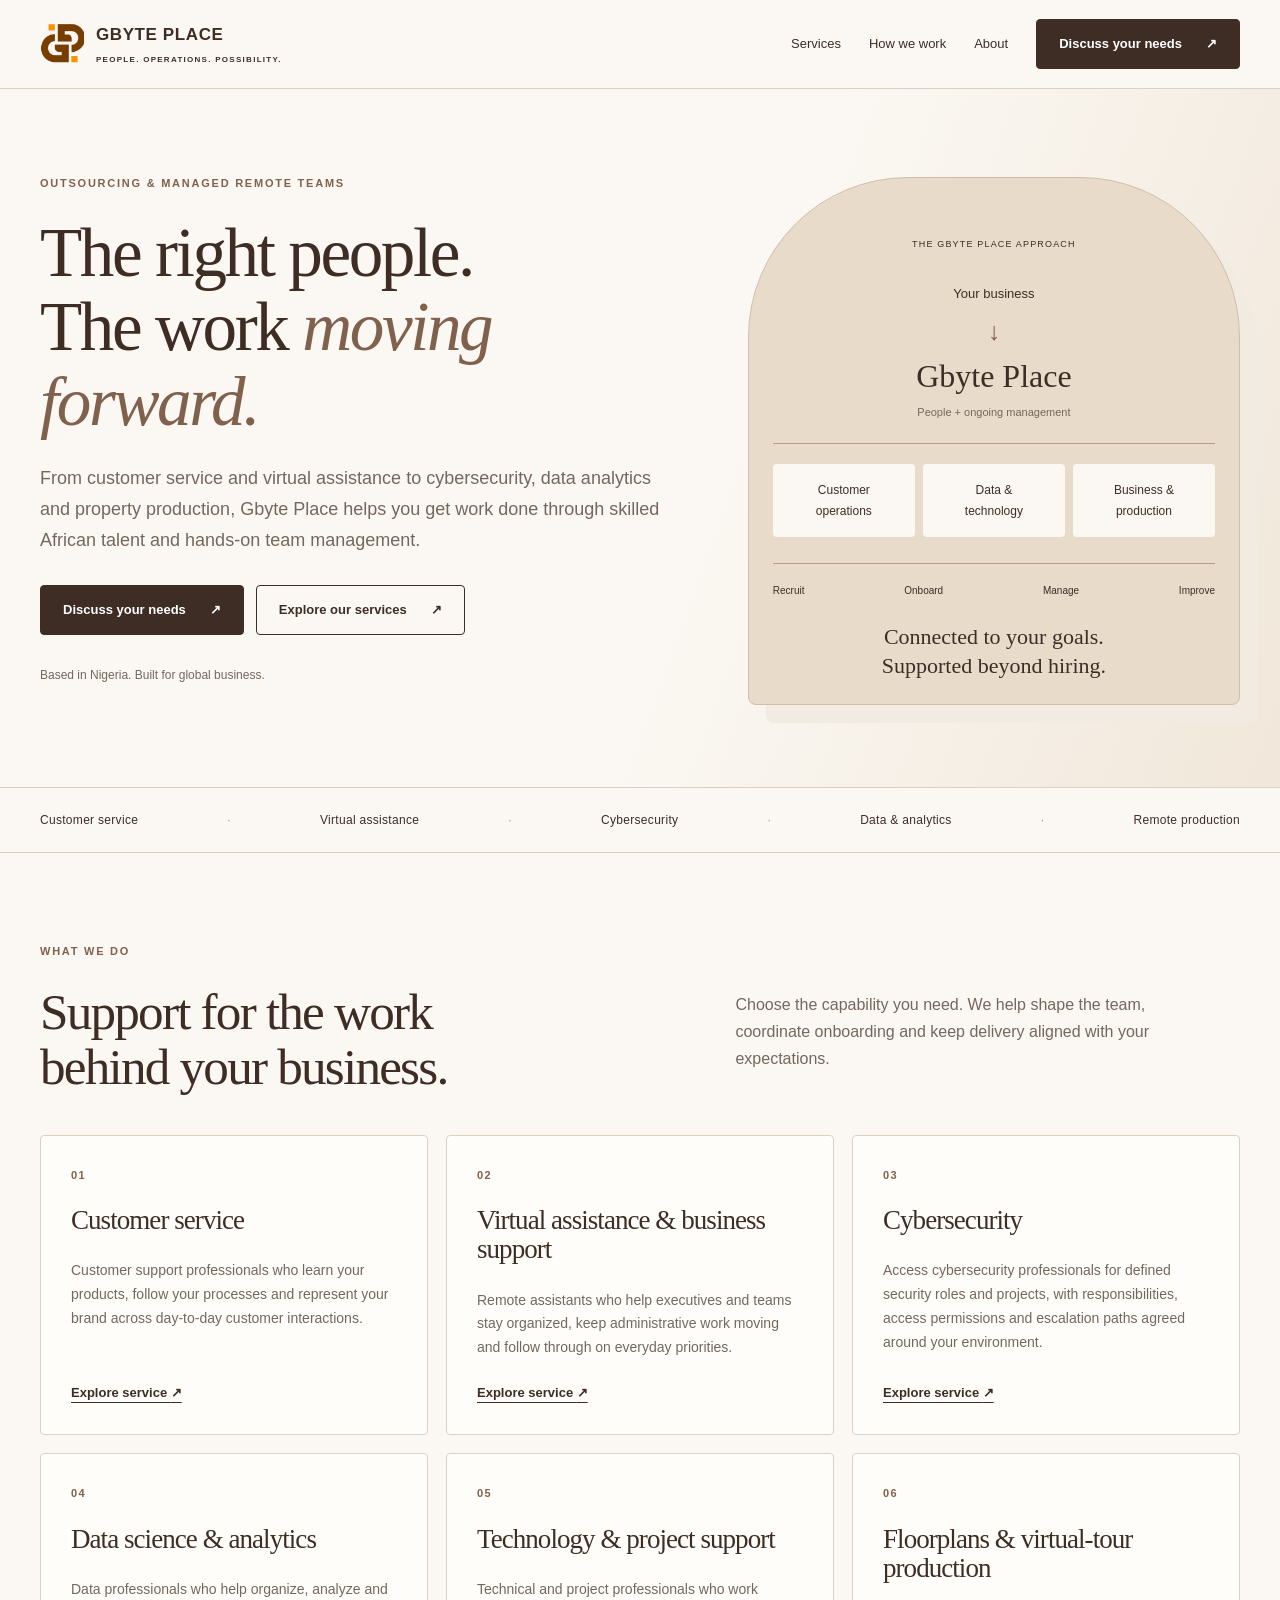
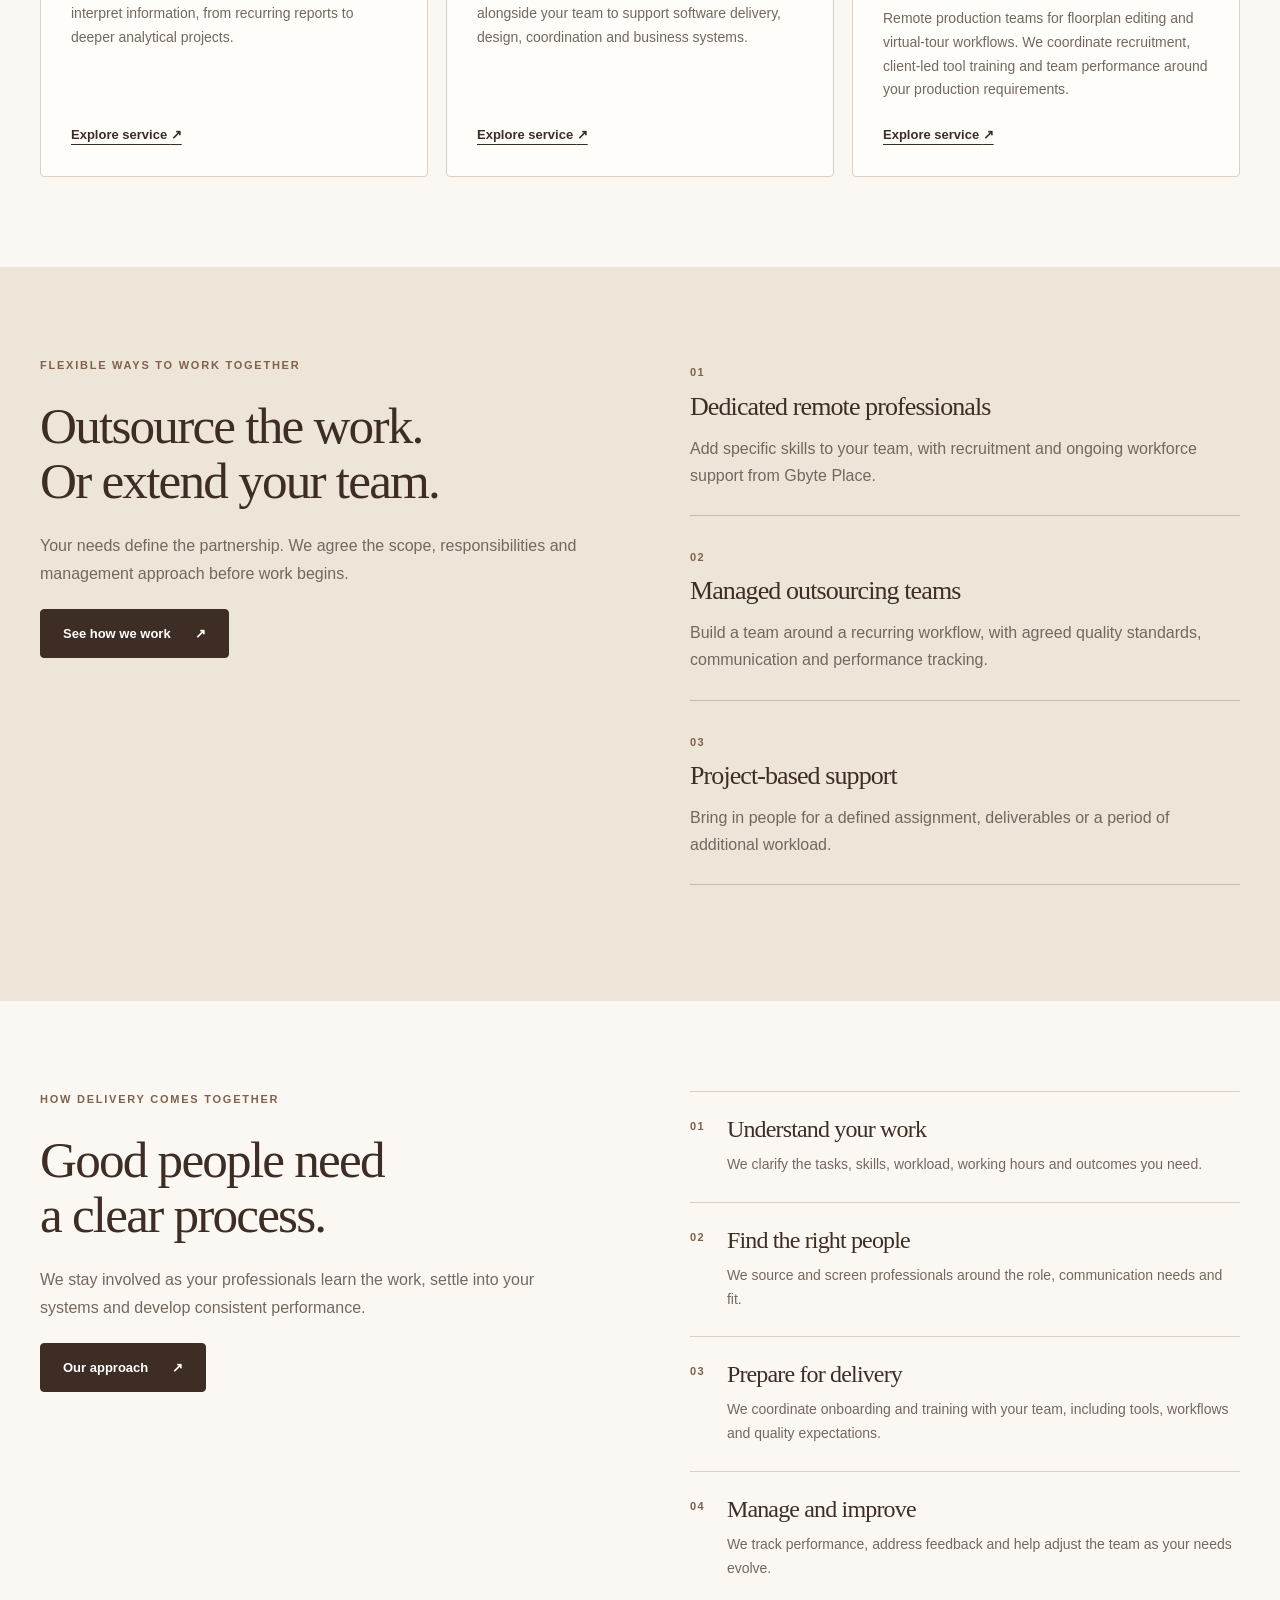
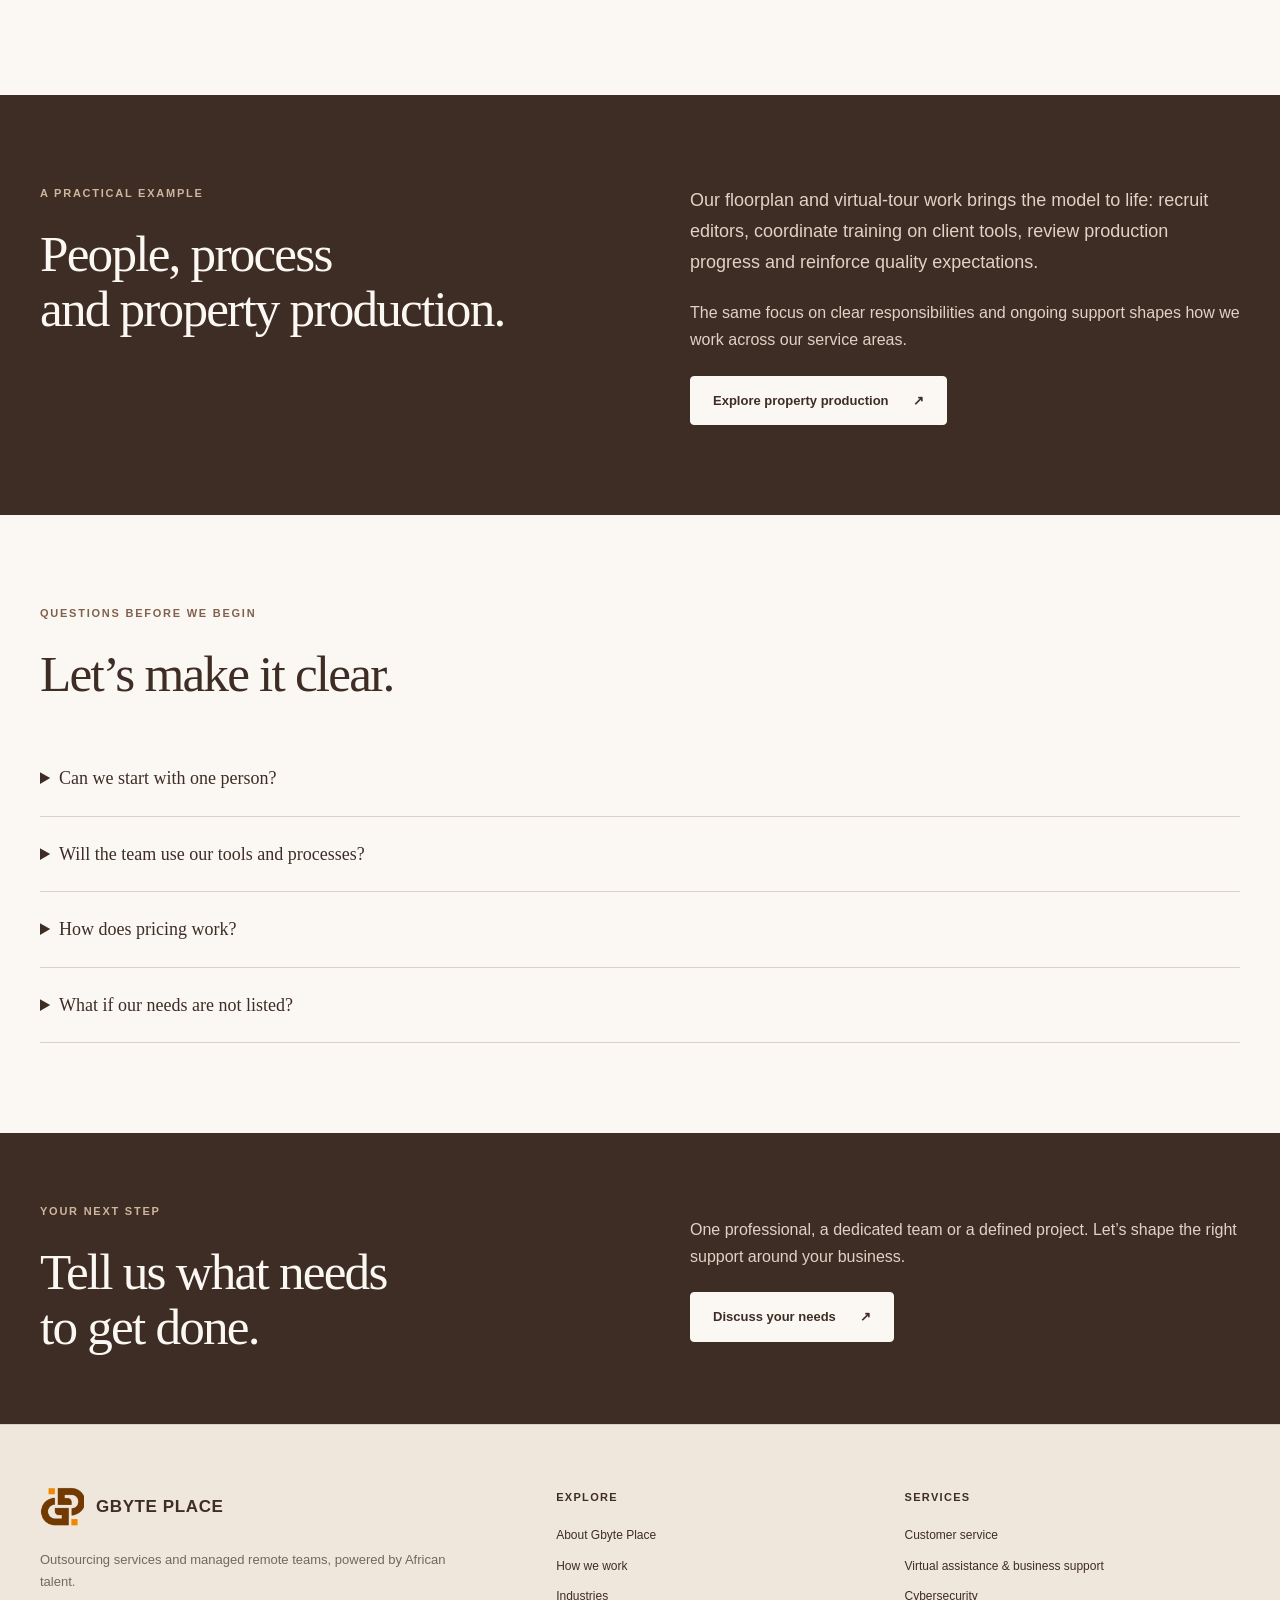
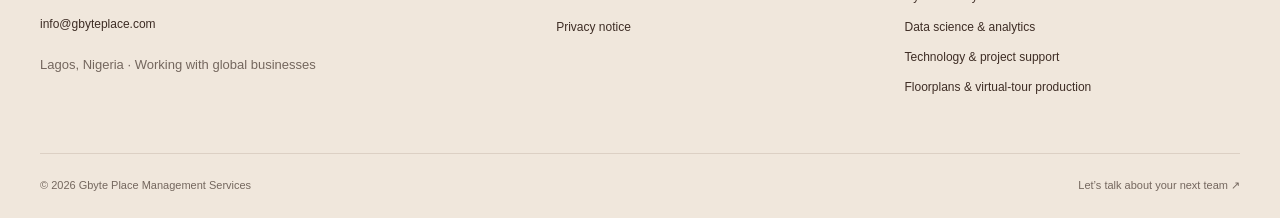
<file: index.html>
<!doctype html><html lang="en"><head><meta charset="utf-8"><meta name="viewport" content="width=device-width, initial-scale=1"><title>Outsourcing services & managed remote teams | GBYTE PLACE</title><meta name="description" content="Customer service, virtual assistance, cybersecurity, data science and analytics, technology and property production. African talent with hands-on team management."><meta name="theme-color" content="#3e2d25"><meta property="og:title" content="Outsourcing services &amp; managed remote teams | GBYTE PLACE"><meta property="og:description" content="Customer service, virtual assistance, cybersecurity, data science and analytics, technology and property production. African talent with hands-on team management."><meta property="og:type" content="website"><link rel="icon" href="assets/gbyte-logo-mark.png"><link rel="stylesheet" href="assets/styles.css"><link rel="canonical" href="https://www.gbyteplace.com/"><meta property="og:url" content="https://www.gbyteplace.com/"><meta property="og:image" content="https://www.gbyteplace.com/assets/social-preview.png"><meta property="og:image:width" content="1200"><meta property="og:image:height" content="630"><meta property="og:image:alt" content="Gbyte Place — People. Operations. Possibility."><meta name="twitter:card" content="summary_large_image"></head><body><a class="skip" href="#main">Skip to content</a><header><div class="wrap nav"><a class="brand" href="index.html" aria-label="Gbyte Place home"><img src="assets/gbyte-logo-mark.png" alt="" width="44" height="44"><span>GBYTE PLACE<small>PEOPLE. OPERATIONS. POSSIBILITY.</small></span></a><button class="menu" type="button" aria-controls="navigation" aria-expanded="false" aria-label="Open menu">☰</button><nav id="navigation" aria-label="Main navigation"><a href="services.html" >Services</a><a href="how-it-works.html" >How we work</a><a href="about.html" >About</a><a class="button" href="contact.html">Discuss your needs <span aria-hidden="true">↗</span></a></nav></div></header><main id="main"><section class="home-hero"><div class="wrap hero-grid"><div><p class="eyebrow">Outsourcing & managed remote teams</p><h1>The right people.<br>The work <em>moving forward.</em></h1><p class="lead">From customer service and virtual assistance to cybersecurity, data analytics and property production, Gbyte Place helps you get work done through skilled African talent and hands-on team management.</p><div class="actions"><a class="button" href="contact.html">Discuss your needs <span aria-hidden="true">↗</span></a><a class="button" href="services.html">Explore our services <span aria-hidden="true">↗</span></a></div><p class="micro">Based in Nigeria. Built for global business.</p></div><div class="delivery-map" aria-label="Our model: your business connected to talent, training and ongoing management"><span class="map-caption">THE GBYTE PLACE APPROACH</span><div class="map-top"><span>Your business</span><span class="connection">↓</span><strong>Gbyte Place</strong><small>People + ongoing management</small></div><div class="map-branches"><span>Customer<br>operations</span><span>Data &<br>technology</span><span>Business &<br>production</span></div><div class="map-bottom"><span>Recruit</span><span>Onboard</span><span>Manage</span><span>Improve</span></div><p>Connected to your goals.<br>Supported beyond hiring.</p></div></div></section><div class="service-strip"><div class="wrap">Customer service <span>·</span> Virtual assistance <span>·</span> Cybersecurity <span>·</span> Data & analytics <span>·</span> Remote production</div></div><section class="section"><div class="wrap"><div class="section-heading"><div><p class="eyebrow">What we do</p><h2>Support for the work<br>behind your business.</h2></div><p>Choose the capability you need. We help shape the team, coordinate onboarding and keep delivery aligned with your expectations.</p></div><div class="service-grid"><a class="service-card" href="services.html#customer-service"><span class="number">01</span><h3>Customer service</h3><p>Customer support professionals who learn your products, follow your processes and represent your brand across day-to-day customer interactions.</p><span class="text-link">Explore service <span aria-hidden="true">↗</span></span></a><a class="service-card" href="services.html#virtual-assistance"><span class="number">02</span><h3>Virtual assistance & business support</h3><p>Remote assistants who help executives and teams stay organized, keep administrative work moving and follow through on everyday priorities.</p><span class="text-link">Explore service <span aria-hidden="true">↗</span></span></a><a class="service-card" href="services.html#cybersecurity"><span class="number">03</span><h3>Cybersecurity</h3><p>Access cybersecurity professionals for defined security roles and projects, with responsibilities, access permissions and escalation paths agreed around your environment.</p><span class="text-link">Explore service <span aria-hidden="true">↗</span></span></a><a class="service-card" href="services.html#data-analytics"><span class="number">04</span><h3>Data science & analytics</h3><p>Data professionals who help organize, analyze and interpret information, from recurring reports to deeper analytical projects.</p><span class="text-link">Explore service <span aria-hidden="true">↗</span></span></a><a class="service-card" href="services.html#technology"><span class="number">05</span><h3>Technology & project support</h3><p>Technical and project professionals who work alongside your team to support software delivery, design, coordination and business systems.</p><span class="text-link">Explore service <span aria-hidden="true">↗</span></span></a><a class="service-card" href="services.html#property-production"><span class="number">06</span><h3>Floorplans & virtual-tour production</h3><p>Remote production teams for floorplan editing and virtual-tour workflows. We coordinate recruitment, client-led tool training and team performance around your production requirements.</p><span class="text-link">Explore service <span aria-hidden="true">↗</span></span></a></div></div></section><section class="section tint"><div class="wrap split"><div><p class="eyebrow">Flexible ways to work together</p><h2>Outsource the work.<br>Or extend your team.</h2><p>Your needs define the partnership. We agree the scope, responsibilities and management approach before work begins.</p><a class="button" href="how-it-works.html">See how we work <span aria-hidden="true">↗</span></a></div><div class="engagements"><article><span class="number">01</span><h3>Dedicated remote professionals</h3><p>Add specific skills to your team, with recruitment and ongoing workforce support from Gbyte Place.</p></article><article><span class="number">02</span><h3>Managed outsourcing teams</h3><p>Build a team around a recurring workflow, with agreed quality standards, communication and performance tracking.</p></article><article><span class="number">03</span><h3>Project-based support</h3><p>Bring in people for a defined assignment, deliverables or a period of additional workload.</p></article></div></div></section><section class="section"><div class="wrap split"><div><p class="eyebrow">How delivery comes together</p><h2>Good people need<br>a clear process.</h2><p>We stay involved as your professionals learn the work, settle into your systems and develop consistent performance.</p><a class="button" href="how-it-works.html">Our approach <span aria-hidden="true">↗</span></a></div><div><article class="step"><span class="number">01</span><div><h3>Understand your work</h3><p>We clarify the tasks, skills, workload, working hours and outcomes you need.</p></div></article><article class="step"><span class="number">02</span><div><h3>Find the right people</h3><p>We source and screen professionals around the role, communication needs and fit.</p></div></article><article class="step"><span class="number">03</span><div><h3>Prepare for delivery</h3><p>We coordinate onboarding and training with your team, including tools, workflows and quality expectations.</p></div></article><article class="step"><span class="number">04</span><div><h3>Manage and improve</h3><p>We track performance, address feedback and help adjust the team as your needs evolve.</p></div></article></div></div></section><section class="section dark"><div class="wrap split"><div><p class="eyebrow">A practical example</p><h2>People, process<br>and property production.</h2></div><div><p class="lead">Our floorplan and virtual-tour work brings the model to life: recruit editors, coordinate training on client tools, review production progress and reinforce quality expectations.</p><p>The same focus on clear responsibilities and ongoing support shapes how we work across our service areas.</p><a class="button light" href="services.html#property-production">Explore property production <span aria-hidden="true">↗</span></a></div></div></section><section class="section"><div class="wrap"><div class="section-heading"><div><p class="eyebrow">Questions before we begin</p><h2>Let’s make it clear.</h2></div></div><details><summary>Can we start with one person?</summary><p>Yes. We can discuss support for one role, a dedicated team or a defined project, depending on your requirements.</p></details><details><summary>Will the team use our tools and processes?</summary><p>We agree the workflow during scoping and coordinate onboarding with you so people understand your tools, standards and communication channels.</p></details><details><summary>How does pricing work?</summary><p>Pricing depends on the skills, scope, working hours, team size and level of management involved. Contact us for a proposal tailored to your needs.</p></details><details><summary>What if our needs are not listed?</summary><p>Tell us about the work. We will assess the requirements and confirm whether we can support the role or project.</p></details></div></section><section class="cta"><div class="wrap split"><div><p class="eyebrow">Your next step</p><h2>Tell us what needs<br>to get done.</h2></div><div><p>One professional, a dedicated team or a defined project. Let’s shape the right support around your business.</p><a class="button light" href="contact.html">Discuss your needs <span aria-hidden="true">↗</span></a></div></div></section></main><footer><div class="wrap footer-grid"><div><a class="brand" href="index.html"><img src="assets/gbyte-logo-mark.png" alt="" width="44" height="44"><span>GBYTE PLACE</span></a><p>Outsourcing services and managed remote teams, powered by African talent.</p><a href="mailto:info@gbyteplace.com">info@gbyteplace.com</a><p>Lagos, Nigeria · Working with global businesses</p></div><div><h3>Explore</h3><a href="about.html">About Gbyte Place</a><a href="how-it-works.html">How we work</a><a href="industries.html">Industries</a><a href="privacy.html">Privacy notice</a></div><div><h3>Services</h3><a href="services.html#customer-service">Customer service</a><a href="services.html#virtual-assistance">Virtual assistance & business support</a><a href="services.html#cybersecurity">Cybersecurity</a><a href="services.html#data-analytics">Data science & analytics</a><a href="services.html#technology">Technology & project support</a><a href="services.html#property-production">Floorplans & virtual-tour production</a></div></div><div class="wrap bottom"><span>© 2026 Gbyte Place Management Services</span><a href="contact.html">Let’s talk about your next team ↗</a></div></footer><script src="assets/script.js" defer></script></body></html>
</file>
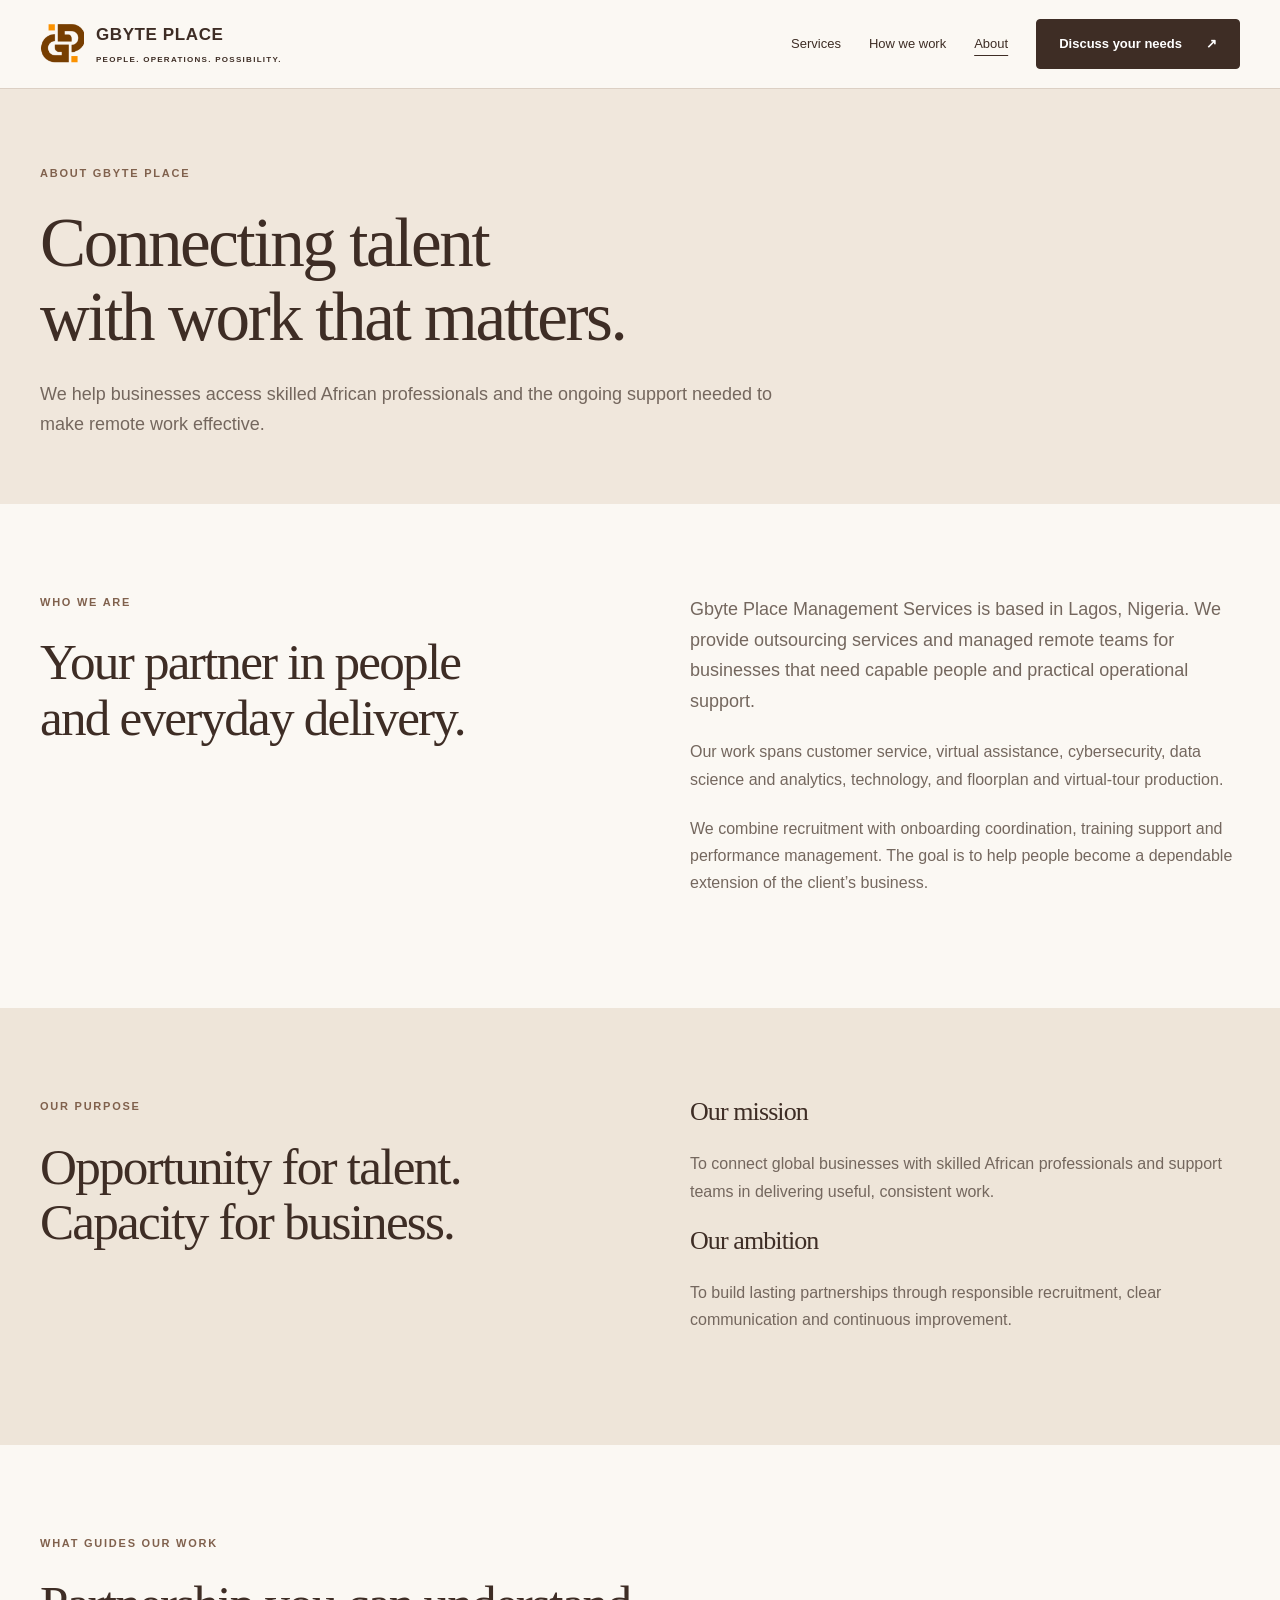
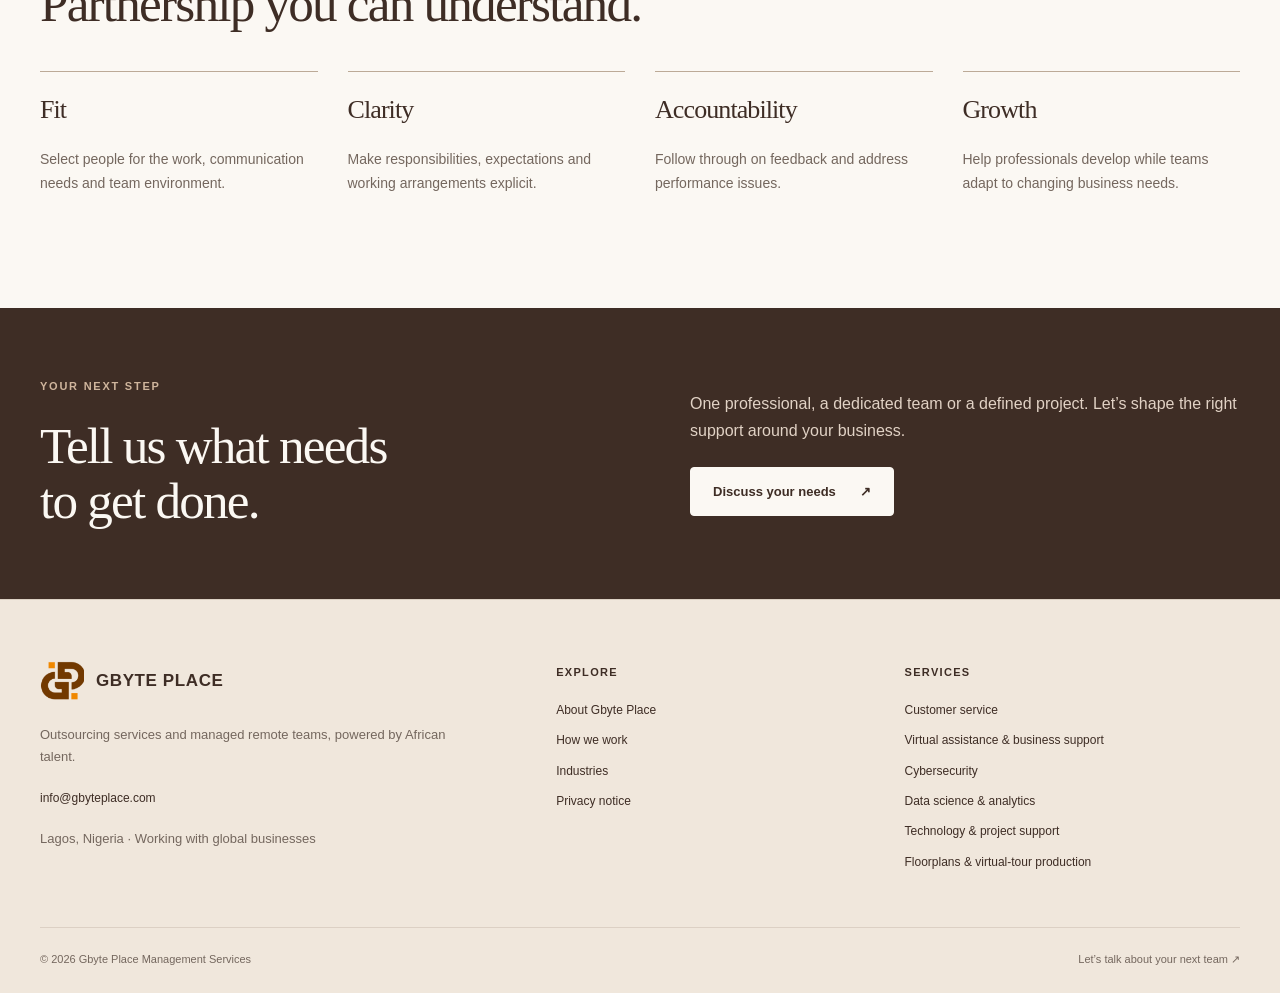
<file: about.html>
<!doctype html><html lang="en"><head><meta charset="utf-8"><meta name="viewport" content="width=device-width, initial-scale=1"><title>About us | GBYTE PLACE</title><meta name="description" content="Gbyte Place Management Services connects global businesses with African talent through outsourcing and managed remote teams."><meta name="theme-color" content="#3e2d25"><meta property="og:title" content="About us | GBYTE PLACE"><meta property="og:description" content="Gbyte Place Management Services connects global businesses with African talent through outsourcing and managed remote teams."><meta property="og:type" content="website"><link rel="icon" href="assets/gbyte-logo-mark.png"><link rel="stylesheet" href="assets/styles.css"><link rel="canonical" href="https://www.gbyteplace.com/about.html"><meta property="og:url" content="https://www.gbyteplace.com/about.html"><meta property="og:image" content="https://www.gbyteplace.com/assets/social-preview.png"><meta property="og:image:width" content="1200"><meta property="og:image:height" content="630"><meta property="og:image:alt" content="Gbyte Place — People. Operations. Possibility."><meta name="twitter:card" content="summary_large_image"></head><body><a class="skip" href="#main">Skip to content</a><header><div class="wrap nav"><a class="brand" href="index.html" aria-label="Gbyte Place home"><img src="assets/gbyte-logo-mark.png" alt="" width="44" height="44"><span>GBYTE PLACE<small>PEOPLE. OPERATIONS. POSSIBILITY.</small></span></a><button class="menu" type="button" aria-controls="navigation" aria-expanded="false" aria-label="Open menu">☰</button><nav id="navigation" aria-label="Main navigation"><a href="services.html" >Services</a><a href="how-it-works.html" >How we work</a><a href="about.html" aria-current="page">About</a><a class="button" href="contact.html">Discuss your needs <span aria-hidden="true">↗</span></a></nav></div></header><main id="main"><section class="page-hero"><div class="wrap"><p class="eyebrow">About Gbyte Place</p><h1>Connecting talent<br>with work that matters.</h1><p class="lead">We help businesses access skilled African professionals and the ongoing support needed to make remote work effective.</p></div></section><section class="section"><div class="wrap split"><div><p class="eyebrow">Who we are</p><h2>Your partner in people<br>and everyday delivery.</h2></div><div><p class="lead">Gbyte Place Management Services is based in Lagos, Nigeria. We provide outsourcing services and managed remote teams for businesses that need capable people and practical operational support.</p><p>Our work spans customer service, virtual assistance, cybersecurity, data science and analytics, technology, and floorplan and virtual-tour production.</p><p>We combine recruitment with onboarding coordination, training support and performance management. The goal is to help people become a dependable extension of the client’s business.</p></div></div></section><section class="section tint"><div class="wrap split"><div><p class="eyebrow">Our purpose</p><h2>Opportunity for talent.<br>Capacity for business.</h2></div><div><h3>Our mission</h3><p>To connect global businesses with skilled African professionals and support teams in delivering useful, consistent work.</p><h3>Our ambition</h3><p>To build lasting partnerships through responsible recruitment, clear communication and continuous improvement.</p></div></div></section><section class="section"><div class="wrap"><p class="eyebrow">What guides our work</p><h2>Partnership you can understand.</h2><div class="four"><article><h3>Fit</h3><p>Select people for the work, communication needs and team environment.</p></article><article><h3>Clarity</h3><p>Make responsibilities, expectations and working arrangements explicit.</p></article><article><h3>Accountability</h3><p>Follow through on feedback and address performance issues.</p></article><article><h3>Growth</h3><p>Help professionals develop while teams adapt to changing business needs.</p></article></div></div></section><section class="cta"><div class="wrap split"><div><p class="eyebrow">Your next step</p><h2>Tell us what needs<br>to get done.</h2></div><div><p>One professional, a dedicated team or a defined project. Let’s shape the right support around your business.</p><a class="button light" href="contact.html">Discuss your needs <span aria-hidden="true">↗</span></a></div></div></section></main><footer><div class="wrap footer-grid"><div><a class="brand" href="index.html"><img src="assets/gbyte-logo-mark.png" alt="" width="44" height="44"><span>GBYTE PLACE</span></a><p>Outsourcing services and managed remote teams, powered by African talent.</p><a href="mailto:info@gbyteplace.com">info@gbyteplace.com</a><p>Lagos, Nigeria · Working with global businesses</p></div><div><h3>Explore</h3><a href="about.html">About Gbyte Place</a><a href="how-it-works.html">How we work</a><a href="industries.html">Industries</a><a href="privacy.html">Privacy notice</a></div><div><h3>Services</h3><a href="services.html#customer-service">Customer service</a><a href="services.html#virtual-assistance">Virtual assistance & business support</a><a href="services.html#cybersecurity">Cybersecurity</a><a href="services.html#data-analytics">Data science & analytics</a><a href="services.html#technology">Technology & project support</a><a href="services.html#property-production">Floorplans & virtual-tour production</a></div></div><div class="wrap bottom"><span>© 2026 Gbyte Place Management Services</span><a href="contact.html">Let’s talk about your next team ↗</a></div></footer><script src="assets/script.js" defer></script></body></html>
</file>
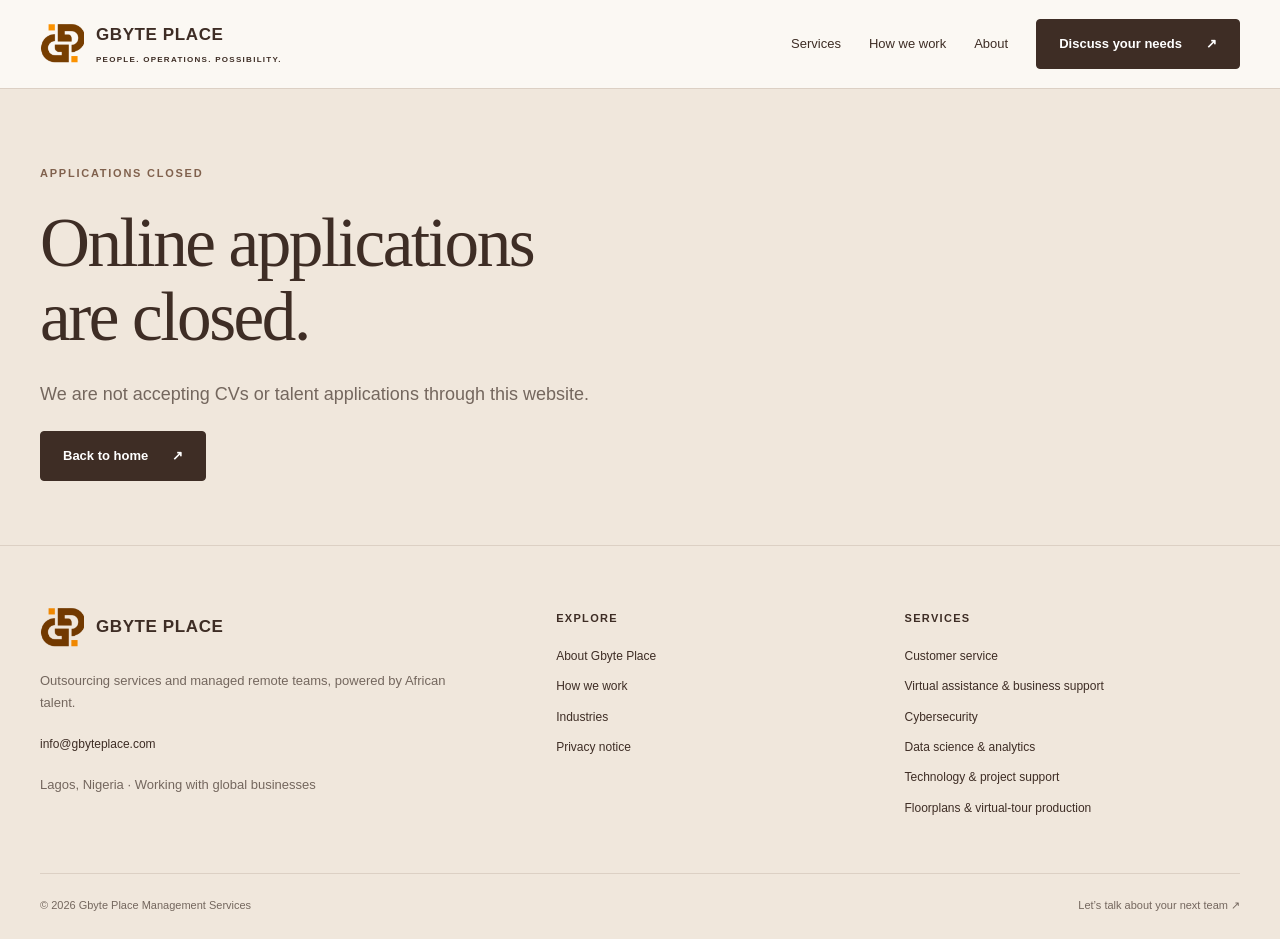
<file: careers.html>
<!doctype html><html lang="en"><head><meta charset="utf-8"><meta name="viewport" content="width=device-width, initial-scale=1"><title>Applications closed | GBYTE PLACE</title><meta name="description" content="Gbyte Place is not accepting applications through this website."><meta name="theme-color" content="#3e2d25"><meta property="og:title" content="Applications closed | GBYTE PLACE"><meta property="og:description" content="Gbyte Place is not accepting applications through this website."><meta property="og:type" content="website"><link rel="icon" href="assets/gbyte-logo-mark.png"><link rel="stylesheet" href="assets/styles.css"><link rel="canonical" href="https://www.gbyteplace.com/careers.html"><meta property="og:url" content="https://www.gbyteplace.com/careers.html"><meta property="og:image" content="https://www.gbyteplace.com/assets/social-preview.png"><meta property="og:image:width" content="1200"><meta property="og:image:height" content="630"><meta property="og:image:alt" content="Gbyte Place — People. Operations. Possibility."><meta name="twitter:card" content="summary_large_image"><meta name="robots" content="noindex, follow"></head><body><a class="skip" href="#main">Skip to content</a><header><div class="wrap nav"><a class="brand" href="index.html" aria-label="Gbyte Place home"><img src="assets/gbyte-logo-mark.png" alt="" width="44" height="44"><span>GBYTE PLACE<small>PEOPLE. OPERATIONS. POSSIBILITY.</small></span></a><button class="menu" type="button" aria-controls="navigation" aria-expanded="false" aria-label="Open menu">☰</button><nav id="navigation" aria-label="Main navigation"><a href="services.html" >Services</a><a href="how-it-works.html" >How we work</a><a href="about.html" >About</a><a class="button" href="contact.html">Discuss your needs <span aria-hidden="true">↗</span></a></nav></div></header><main id="main"><section class="page-hero"><div class="wrap"><p class="eyebrow">Applications closed</p><h1>Online applications<br>are closed.</h1><p class="lead">We are not accepting CVs or talent applications through this website.</p><a class="button" href="index.html">Back to home <span aria-hidden="true">↗</span></a></div></section></main><footer><div class="wrap footer-grid"><div><a class="brand" href="index.html"><img src="assets/gbyte-logo-mark.png" alt="" width="44" height="44"><span>GBYTE PLACE</span></a><p>Outsourcing services and managed remote teams, powered by African talent.</p><a href="mailto:info@gbyteplace.com">info@gbyteplace.com</a><p>Lagos, Nigeria · Working with global businesses</p></div><div><h3>Explore</h3><a href="about.html">About Gbyte Place</a><a href="how-it-works.html">How we work</a><a href="industries.html">Industries</a><a href="privacy.html">Privacy notice</a></div><div><h3>Services</h3><a href="services.html#customer-service">Customer service</a><a href="services.html#virtual-assistance">Virtual assistance & business support</a><a href="services.html#cybersecurity">Cybersecurity</a><a href="services.html#data-analytics">Data science & analytics</a><a href="services.html#technology">Technology & project support</a><a href="services.html#property-production">Floorplans & virtual-tour production</a></div></div><div class="wrap bottom"><span>© 2026 Gbyte Place Management Services</span><a href="contact.html">Let’s talk about your next team ↗</a></div></footer><script src="assets/script.js" defer></script></body></html>
</file>
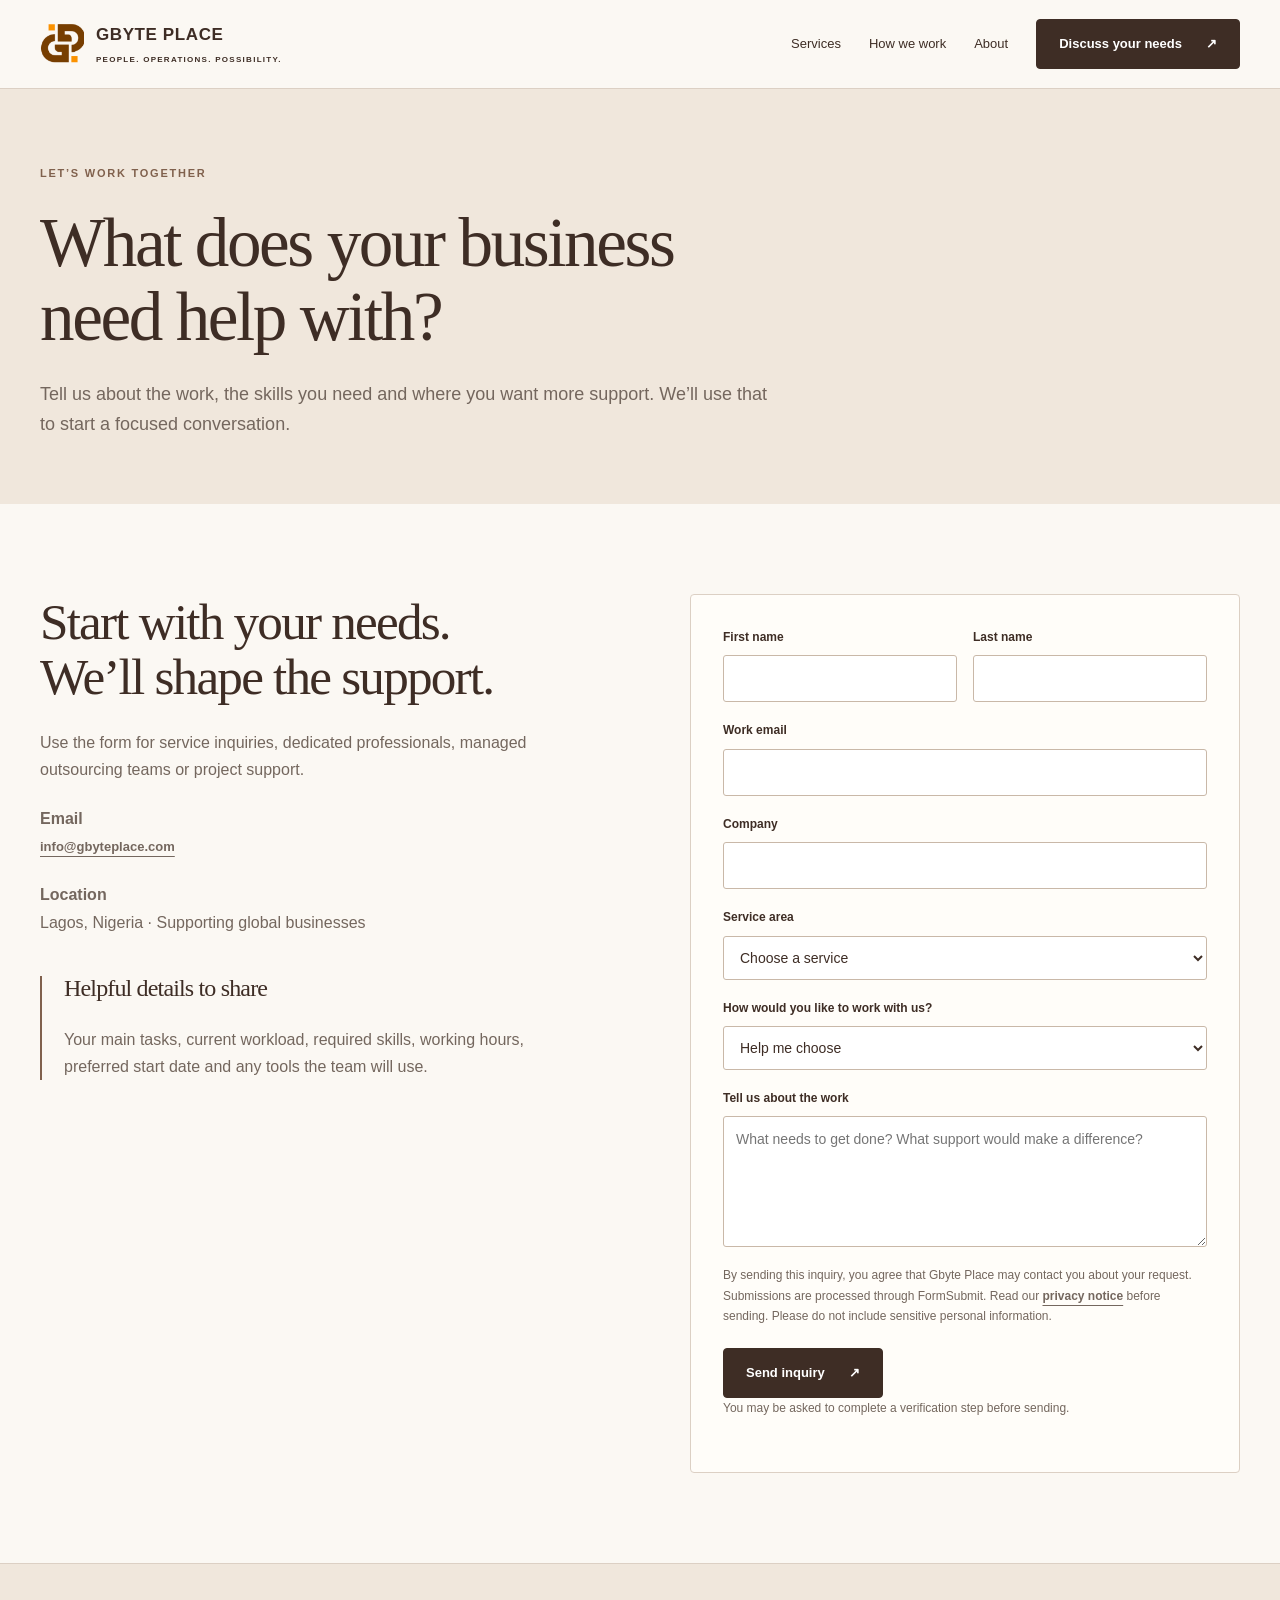
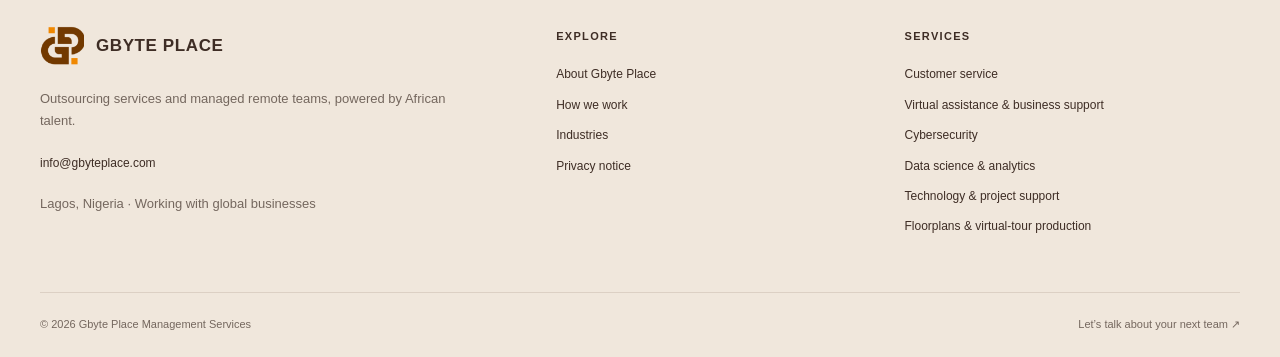
<file: contact.html>
<!doctype html><html lang="en"><head><meta charset="utf-8"><meta name="viewport" content="width=device-width, initial-scale=1"><title>Discuss your outsourcing needs | GBYTE PLACE</title><meta name="description" content="Contact Gbyte Place about outsourcing services, remote professionals, managed teams or project-based support."><meta name="theme-color" content="#3e2d25"><meta property="og:title" content="Discuss your outsourcing needs | GBYTE PLACE"><meta property="og:description" content="Contact Gbyte Place about outsourcing services, remote professionals, managed teams or project-based support."><meta property="og:type" content="website"><link rel="icon" href="assets/gbyte-logo-mark.png"><link rel="stylesheet" href="assets/styles.css"><link rel="canonical" href="https://www.gbyteplace.com/contact.html"><meta property="og:url" content="https://www.gbyteplace.com/contact.html"><meta property="og:image" content="https://www.gbyteplace.com/assets/social-preview.png"><meta property="og:image:width" content="1200"><meta property="og:image:height" content="630"><meta property="og:image:alt" content="Gbyte Place — People. Operations. Possibility."><meta name="twitter:card" content="summary_large_image"></head><body><a class="skip" href="#main">Skip to content</a><header><div class="wrap nav"><a class="brand" href="index.html" aria-label="Gbyte Place home"><img src="assets/gbyte-logo-mark.png" alt="" width="44" height="44"><span>GBYTE PLACE<small>PEOPLE. OPERATIONS. POSSIBILITY.</small></span></a><button class="menu" type="button" aria-controls="navigation" aria-expanded="false" aria-label="Open menu">☰</button><nav id="navigation" aria-label="Main navigation"><a href="services.html" >Services</a><a href="how-it-works.html" >How we work</a><a href="about.html" >About</a><a class="button" href="contact.html">Discuss your needs <span aria-hidden="true">↗</span></a></nav></div></header><main id="main"><section class="page-hero"><div class="wrap"><p class="eyebrow">Let’s work together</p><h1>What does your business<br>need help with?</h1><p class="lead">Tell us about the work, the skills you need and where you want more support. We’ll use that to start a focused conversation.</p></div></section><section class="section"><div class="wrap split"><div><h2>Start with your needs.<br>We’ll shape the support.</h2><p>Use the form for service inquiries, dedicated professionals, managed outsourcing teams or project support.</p><p><strong>Email</strong><br><a class="text-link" href="mailto:info@gbyteplace.com">info@gbyteplace.com</a></p><p><strong>Location</strong><br>Lagos, Nigeria · Supporting global businesses</p><div class="contact-note"><h3>Helpful details to share</h3><p>Your main tasks, current workload, required skills, working hours, preferred start date and any tools the team will use.</p></div></div><form action="https://formsubmit.co/info@gbyteplace.com" method="POST"><input type="hidden" name="_subject" value="Client inquiry — GBYTE PLACE"><input type="hidden" name="_template" value="table"><input type="hidden" name="Form Type" value="Client Inquiry"><input type="hidden" name="_next" value="https://www.gbyteplace.com/thank-you.html"><label class="honey" aria-hidden="true">Leave blank<input name="_honey" tabindex="-1" autocomplete="off"></label><div class="row"><label>First name<input name="First Name" autocomplete="given-name" required maxlength="100"></label><label>Last name<input name="Last Name" autocomplete="family-name" required maxlength="100"></label></div><label>Work email<input type="email" name="email" autocomplete="email" required maxlength="254"></label><label>Company<input name="Company" autocomplete="organization" required maxlength="150"></label><label>Service area<select name="Service" id="service" required><option value="">Choose a service</option><option value="customer-service">Customer service</option><option value="virtual-assistance">Virtual assistance & business support</option><option value="cybersecurity">Cybersecurity</option><option value="data-analytics">Data science & analytics</option><option value="technology">Technology & project support</option><option value="property-production">Floorplans & virtual-tour production</option><option value="other">Other / help me decide</option></select></label><label>How would you like to work with us?<select name="Engagement"><option>Help me choose</option><option>Dedicated remote professionals</option><option>Managed outsourcing team</option><option>Project-based support</option></select></label><label>Tell us about the work<textarea name="Message" rows="5" required maxlength="5000" placeholder="What needs to get done? What support would make a difference?"></textarea></label><p class="micro">By sending this inquiry, you agree that Gbyte Place may contact you about your request. Submissions are processed through FormSubmit. Read our <a class="text-link" href="privacy.html">privacy notice</a> before sending. Please do not include sensitive personal information.</p><button class="button" type="submit">Send inquiry <span aria-hidden="true">↗</span></button><p class="micro">You may be asked to complete a verification step before sending.</p></form></div></section></main><footer><div class="wrap footer-grid"><div><a class="brand" href="index.html"><img src="assets/gbyte-logo-mark.png" alt="" width="44" height="44"><span>GBYTE PLACE</span></a><p>Outsourcing services and managed remote teams, powered by African talent.</p><a href="mailto:info@gbyteplace.com">info@gbyteplace.com</a><p>Lagos, Nigeria · Working with global businesses</p></div><div><h3>Explore</h3><a href="about.html">About Gbyte Place</a><a href="how-it-works.html">How we work</a><a href="industries.html">Industries</a><a href="privacy.html">Privacy notice</a></div><div><h3>Services</h3><a href="services.html#customer-service">Customer service</a><a href="services.html#virtual-assistance">Virtual assistance & business support</a><a href="services.html#cybersecurity">Cybersecurity</a><a href="services.html#data-analytics">Data science & analytics</a><a href="services.html#technology">Technology & project support</a><a href="services.html#property-production">Floorplans & virtual-tour production</a></div></div><div class="wrap bottom"><span>© 2026 Gbyte Place Management Services</span><a href="contact.html">Let’s talk about your next team ↗</a></div></footer><script src="assets/script.js" defer></script></body></html>
</file>
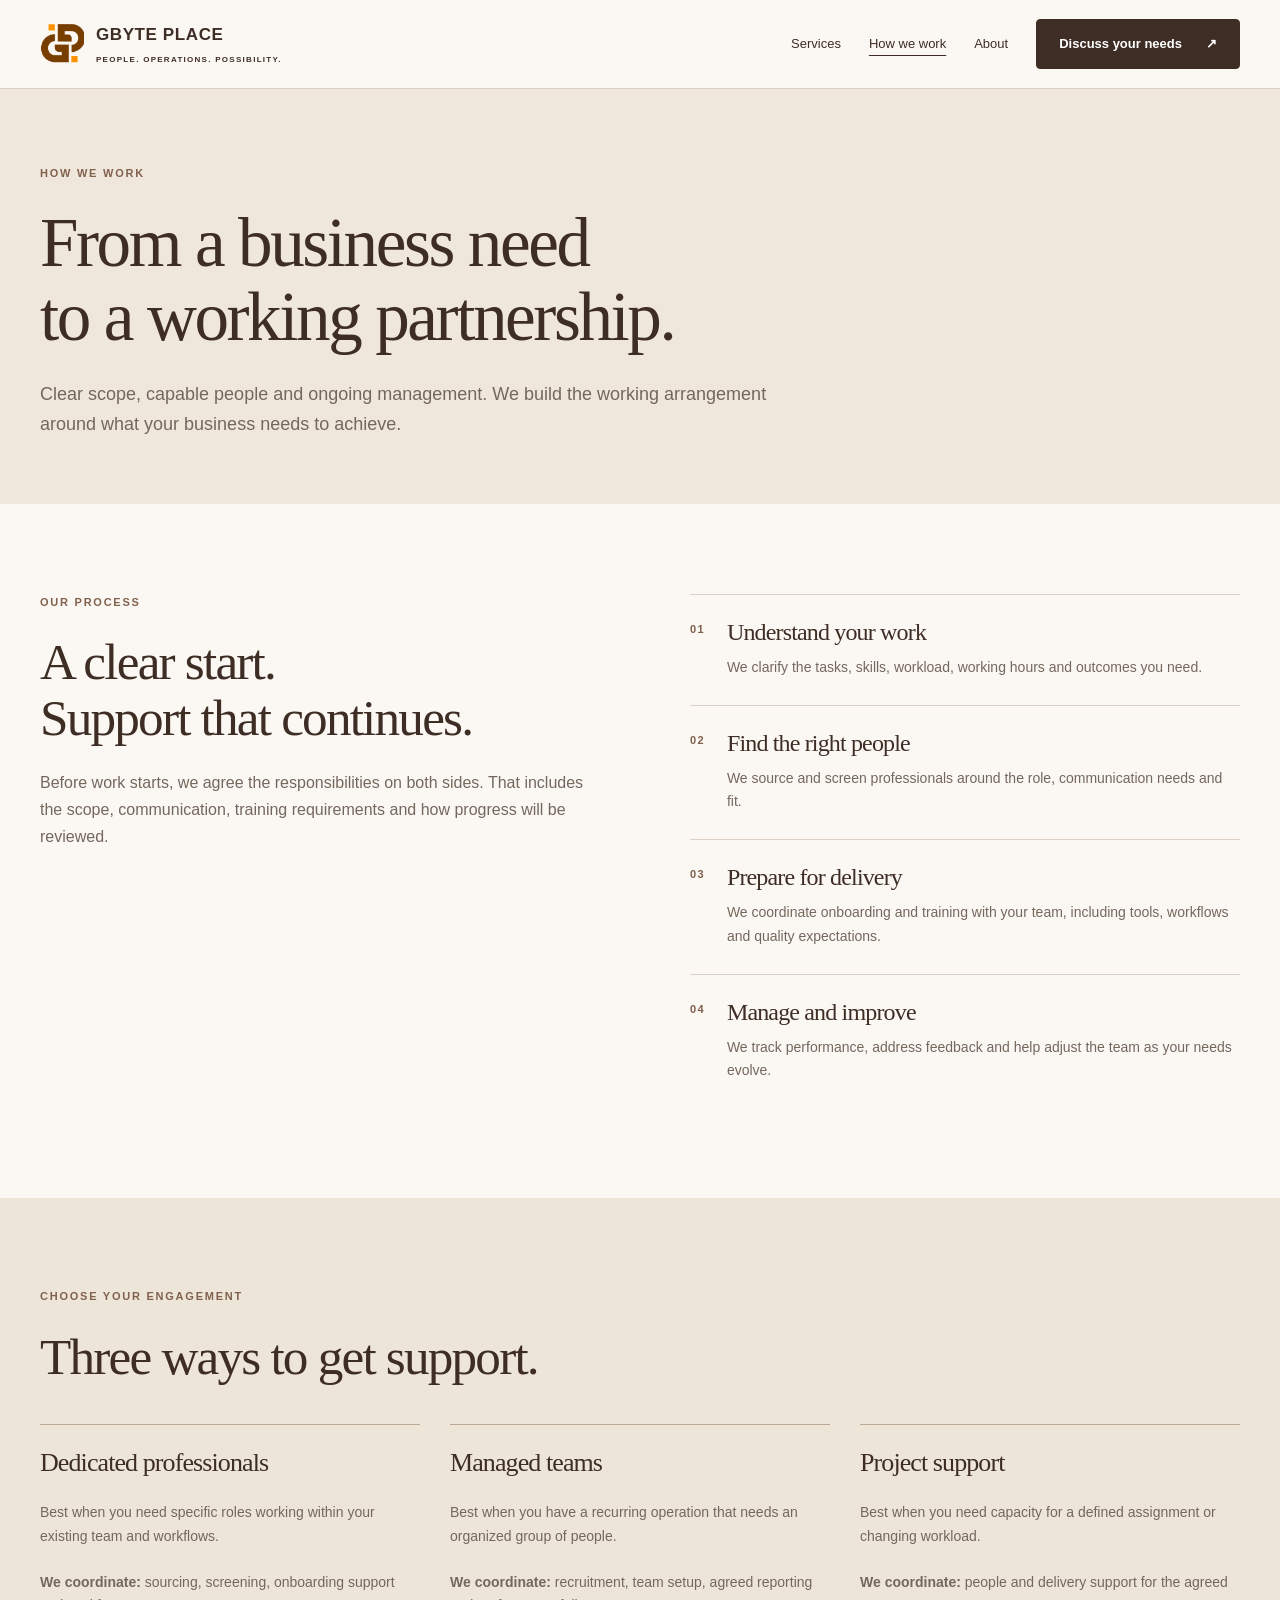
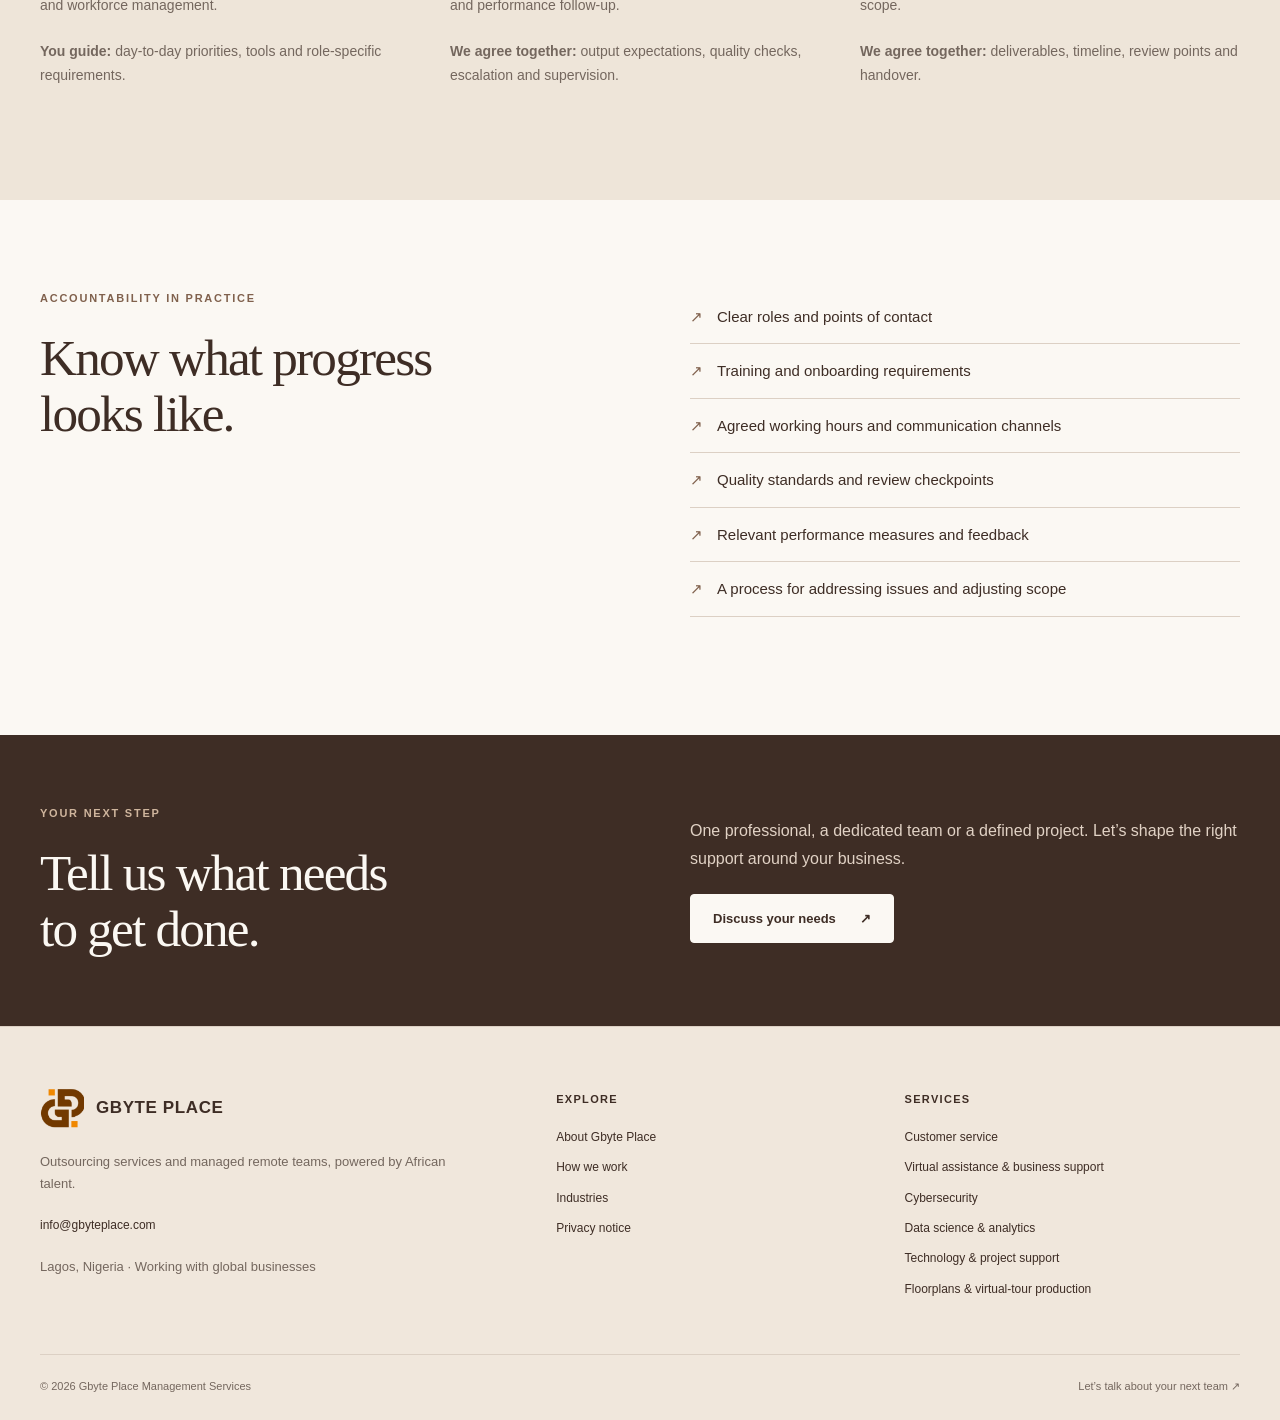
<file: how-it-works.html>
<!doctype html><html lang="en"><head><meta charset="utf-8"><meta name="viewport" content="width=device-width, initial-scale=1"><title>How we work | GBYTE PLACE</title><meta name="description" content="Learn how Gbyte Place recruits, coordinates onboarding and training, and manages remote team performance."><meta name="theme-color" content="#3e2d25"><meta property="og:title" content="How we work | GBYTE PLACE"><meta property="og:description" content="Learn how Gbyte Place recruits, coordinates onboarding and training, and manages remote team performance."><meta property="og:type" content="website"><link rel="icon" href="assets/gbyte-logo-mark.png"><link rel="stylesheet" href="assets/styles.css"><link rel="canonical" href="https://www.gbyteplace.com/how-it-works.html"><meta property="og:url" content="https://www.gbyteplace.com/how-it-works.html"><meta property="og:image" content="https://www.gbyteplace.com/assets/social-preview.png"><meta property="og:image:width" content="1200"><meta property="og:image:height" content="630"><meta property="og:image:alt" content="Gbyte Place — People. Operations. Possibility."><meta name="twitter:card" content="summary_large_image"></head><body><a class="skip" href="#main">Skip to content</a><header><div class="wrap nav"><a class="brand" href="index.html" aria-label="Gbyte Place home"><img src="assets/gbyte-logo-mark.png" alt="" width="44" height="44"><span>GBYTE PLACE<small>PEOPLE. OPERATIONS. POSSIBILITY.</small></span></a><button class="menu" type="button" aria-controls="navigation" aria-expanded="false" aria-label="Open menu">☰</button><nav id="navigation" aria-label="Main navigation"><a href="services.html" >Services</a><a href="how-it-works.html" aria-current="page">How we work</a><a href="about.html" >About</a><a class="button" href="contact.html">Discuss your needs <span aria-hidden="true">↗</span></a></nav></div></header><main id="main"><section class="page-hero"><div class="wrap"><p class="eyebrow">How we work</p><h1>From a business need<br>to a working partnership.</h1><p class="lead">Clear scope, capable people and ongoing management. We build the working arrangement around what your business needs to achieve.</p></div></section><section class="section"><div class="wrap split"><div><p class="eyebrow">Our process</p><h2>A clear start.<br>Support that continues.</h2><p>Before work starts, we agree the responsibilities on both sides. That includes the scope, communication, training requirements and how progress will be reviewed.</p></div><div><article class="step"><span class="number">01</span><div><h3>Understand your work</h3><p>We clarify the tasks, skills, workload, working hours and outcomes you need.</p></div></article><article class="step"><span class="number">02</span><div><h3>Find the right people</h3><p>We source and screen professionals around the role, communication needs and fit.</p></div></article><article class="step"><span class="number">03</span><div><h3>Prepare for delivery</h3><p>We coordinate onboarding and training with your team, including tools, workflows and quality expectations.</p></div></article><article class="step"><span class="number">04</span><div><h3>Manage and improve</h3><p>We track performance, address feedback and help adjust the team as your needs evolve.</p></div></article></div></div></section><section class="section tint"><div class="wrap"><p class="eyebrow">Choose your engagement</p><h2>Three ways to get support.</h2><div class="three"><article><h3>Dedicated professionals</h3><p>Best when you need specific roles working within your existing team and workflows.</p><p><strong>We coordinate:</strong> sourcing, screening, onboarding support and workforce management.</p><p><strong>You guide:</strong> day-to-day priorities, tools and role-specific requirements.</p></article><article><h3>Managed teams</h3><p>Best when you have a recurring operation that needs an organized group of people.</p><p><strong>We coordinate:</strong> recruitment, team setup, agreed reporting and performance follow-up.</p><p><strong>We agree together:</strong> output expectations, quality checks, escalation and supervision.</p></article><article><h3>Project support</h3><p>Best when you need capacity for a defined assignment or changing workload.</p><p><strong>We coordinate:</strong> people and delivery support for the agreed scope.</p><p><strong>We agree together:</strong> deliverables, timeline, review points and handover.</p></article></div></div></section><section class="section"><div class="wrap split"><div><p class="eyebrow">Accountability in practice</p><h2>Know what progress<br>looks like.</h2></div><div><ul class="scope-list"><li>Clear roles and points of contact</li><li>Training and onboarding requirements</li><li>Agreed working hours and communication channels</li><li>Quality standards and review checkpoints</li><li>Relevant performance measures and feedback</li><li>A process for addressing issues and adjusting scope</li></ul></div></div></section><section class="cta"><div class="wrap split"><div><p class="eyebrow">Your next step</p><h2>Tell us what needs<br>to get done.</h2></div><div><p>One professional, a dedicated team or a defined project. Let’s shape the right support around your business.</p><a class="button light" href="contact.html">Discuss your needs <span aria-hidden="true">↗</span></a></div></div></section></main><footer><div class="wrap footer-grid"><div><a class="brand" href="index.html"><img src="assets/gbyte-logo-mark.png" alt="" width="44" height="44"><span>GBYTE PLACE</span></a><p>Outsourcing services and managed remote teams, powered by African talent.</p><a href="mailto:info@gbyteplace.com">info@gbyteplace.com</a><p>Lagos, Nigeria · Working with global businesses</p></div><div><h3>Explore</h3><a href="about.html">About Gbyte Place</a><a href="how-it-works.html">How we work</a><a href="industries.html">Industries</a><a href="privacy.html">Privacy notice</a></div><div><h3>Services</h3><a href="services.html#customer-service">Customer service</a><a href="services.html#virtual-assistance">Virtual assistance & business support</a><a href="services.html#cybersecurity">Cybersecurity</a><a href="services.html#data-analytics">Data science & analytics</a><a href="services.html#technology">Technology & project support</a><a href="services.html#property-production">Floorplans & virtual-tour production</a></div></div><div class="wrap bottom"><span>© 2026 Gbyte Place Management Services</span><a href="contact.html">Let’s talk about your next team ↗</a></div></footer><script src="assets/script.js" defer></script></body></html>
</file>
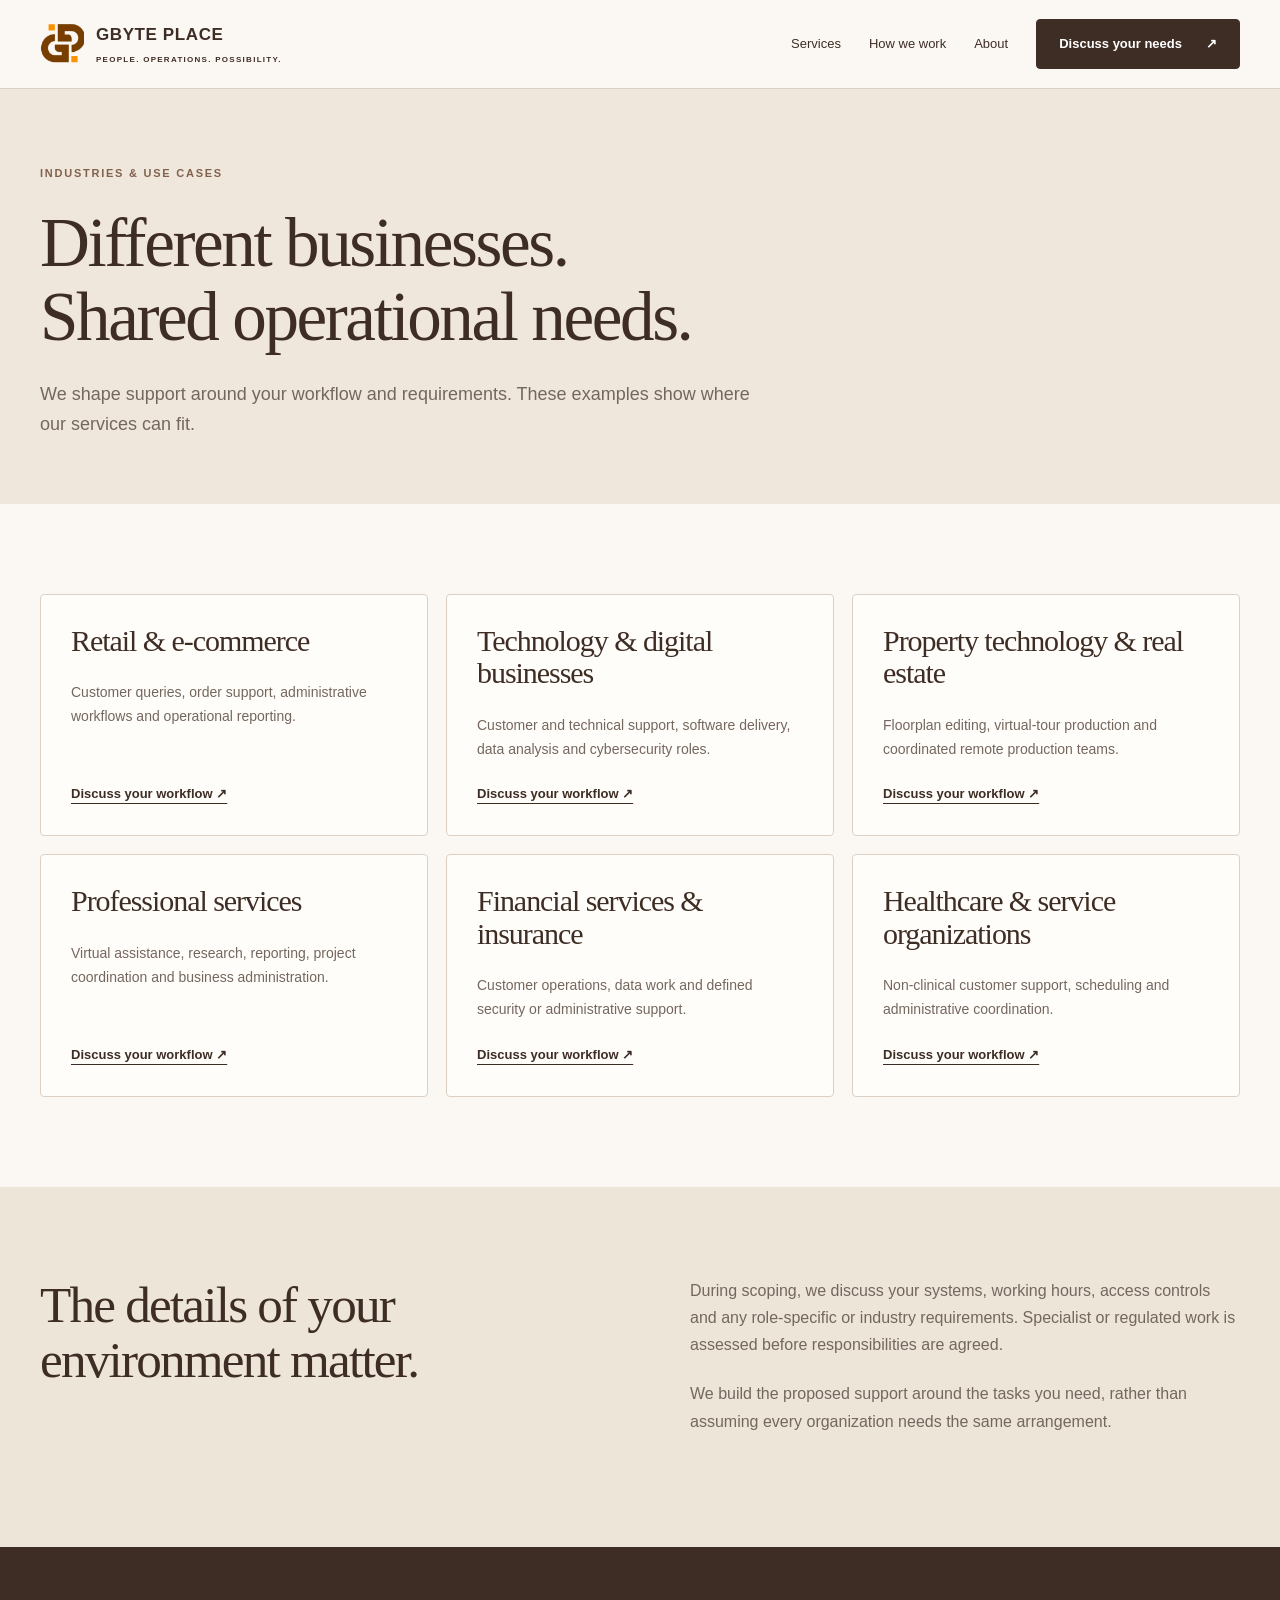
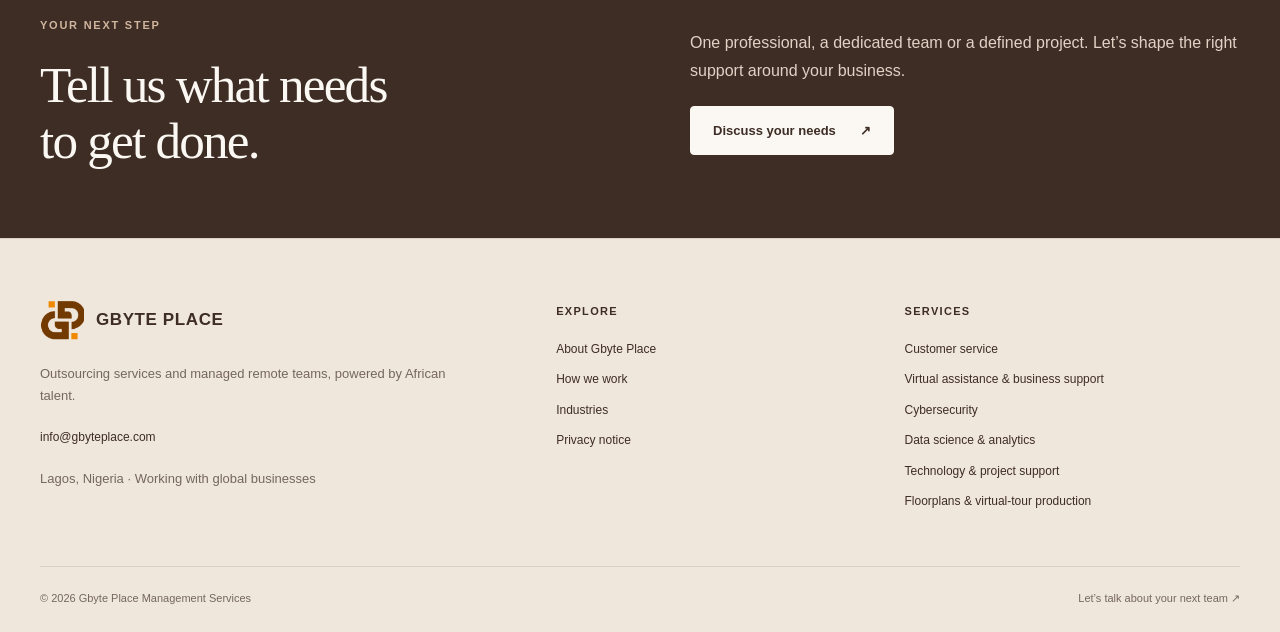
<file: industries.html>
<!doctype html><html lang="en"><head><meta charset="utf-8"><meta name="viewport" content="width=device-width, initial-scale=1"><title>Industries & use cases | GBYTE PLACE</title><meta name="description" content="Remote outsourcing support for e-commerce, technology, property production, professional services and other service-driven organizations."><meta name="theme-color" content="#3e2d25"><meta property="og:title" content="Industries &amp; use cases | GBYTE PLACE"><meta property="og:description" content="Remote outsourcing support for e-commerce, technology, property production, professional services and other service-driven organizations."><meta property="og:type" content="website"><link rel="icon" href="assets/gbyte-logo-mark.png"><link rel="stylesheet" href="assets/styles.css"><link rel="canonical" href="https://www.gbyteplace.com/industries.html"><meta property="og:url" content="https://www.gbyteplace.com/industries.html"><meta property="og:image" content="https://www.gbyteplace.com/assets/social-preview.png"><meta property="og:image:width" content="1200"><meta property="og:image:height" content="630"><meta property="og:image:alt" content="Gbyte Place — People. Operations. Possibility."><meta name="twitter:card" content="summary_large_image"></head><body><a class="skip" href="#main">Skip to content</a><header><div class="wrap nav"><a class="brand" href="index.html" aria-label="Gbyte Place home"><img src="assets/gbyte-logo-mark.png" alt="" width="44" height="44"><span>GBYTE PLACE<small>PEOPLE. OPERATIONS. POSSIBILITY.</small></span></a><button class="menu" type="button" aria-controls="navigation" aria-expanded="false" aria-label="Open menu">☰</button><nav id="navigation" aria-label="Main navigation"><a href="services.html" >Services</a><a href="how-it-works.html" >How we work</a><a href="about.html" >About</a><a class="button" href="contact.html">Discuss your needs <span aria-hidden="true">↗</span></a></nav></div></header><main id="main"><section class="page-hero"><div class="wrap"><p class="eyebrow">Industries & use cases</p><h1>Different businesses.<br>Shared operational needs.</h1><p class="lead">We shape support around your workflow and requirements. These examples show where our services can fit.</p></div></section><section class="section"><div class="wrap service-grid"><article class="service-card"><h2 class="card-title">Retail & e-commerce</h2><p>Customer queries, order support, administrative workflows and operational reporting.</p><a class="text-link" href="contact.html">Discuss your workflow ↗</a></article><article class="service-card"><h2 class="card-title">Technology & digital businesses</h2><p>Customer and technical support, software delivery, data analysis and cybersecurity roles.</p><a class="text-link" href="contact.html">Discuss your workflow ↗</a></article><article class="service-card"><h2 class="card-title">Property technology & real estate</h2><p>Floorplan editing, virtual-tour production and coordinated remote production teams.</p><a class="text-link" href="contact.html">Discuss your workflow ↗</a></article><article class="service-card"><h2 class="card-title">Professional services</h2><p>Virtual assistance, research, reporting, project coordination and business administration.</p><a class="text-link" href="contact.html">Discuss your workflow ↗</a></article><article class="service-card"><h2 class="card-title">Financial services & insurance</h2><p>Customer operations, data work and defined security or administrative support.</p><a class="text-link" href="contact.html">Discuss your workflow ↗</a></article><article class="service-card"><h2 class="card-title">Healthcare & service organizations</h2><p>Non-clinical customer support, scheduling and administrative coordination.</p><a class="text-link" href="contact.html">Discuss your workflow ↗</a></article></div></section><section class="section tint"><div class="wrap split"><h2>The details of your<br>environment matter.</h2><div><p>During scoping, we discuss your systems, working hours, access controls and any role-specific or industry requirements. Specialist or regulated work is assessed before responsibilities are agreed.</p><p>We build the proposed support around the tasks you need, rather than assuming every organization needs the same arrangement.</p></div></div></section><section class="cta"><div class="wrap split"><div><p class="eyebrow">Your next step</p><h2>Tell us what needs<br>to get done.</h2></div><div><p>One professional, a dedicated team or a defined project. Let’s shape the right support around your business.</p><a class="button light" href="contact.html">Discuss your needs <span aria-hidden="true">↗</span></a></div></div></section></main><footer><div class="wrap footer-grid"><div><a class="brand" href="index.html"><img src="assets/gbyte-logo-mark.png" alt="" width="44" height="44"><span>GBYTE PLACE</span></a><p>Outsourcing services and managed remote teams, powered by African talent.</p><a href="mailto:info@gbyteplace.com">info@gbyteplace.com</a><p>Lagos, Nigeria · Working with global businesses</p></div><div><h3>Explore</h3><a href="about.html">About Gbyte Place</a><a href="how-it-works.html">How we work</a><a href="industries.html">Industries</a><a href="privacy.html">Privacy notice</a></div><div><h3>Services</h3><a href="services.html#customer-service">Customer service</a><a href="services.html#virtual-assistance">Virtual assistance & business support</a><a href="services.html#cybersecurity">Cybersecurity</a><a href="services.html#data-analytics">Data science & analytics</a><a href="services.html#technology">Technology & project support</a><a href="services.html#property-production">Floorplans & virtual-tour production</a></div></div><div class="wrap bottom"><span>© 2026 Gbyte Place Management Services</span><a href="contact.html">Let’s talk about your next team ↗</a></div></footer><script src="assets/script.js" defer></script></body></html>
</file>
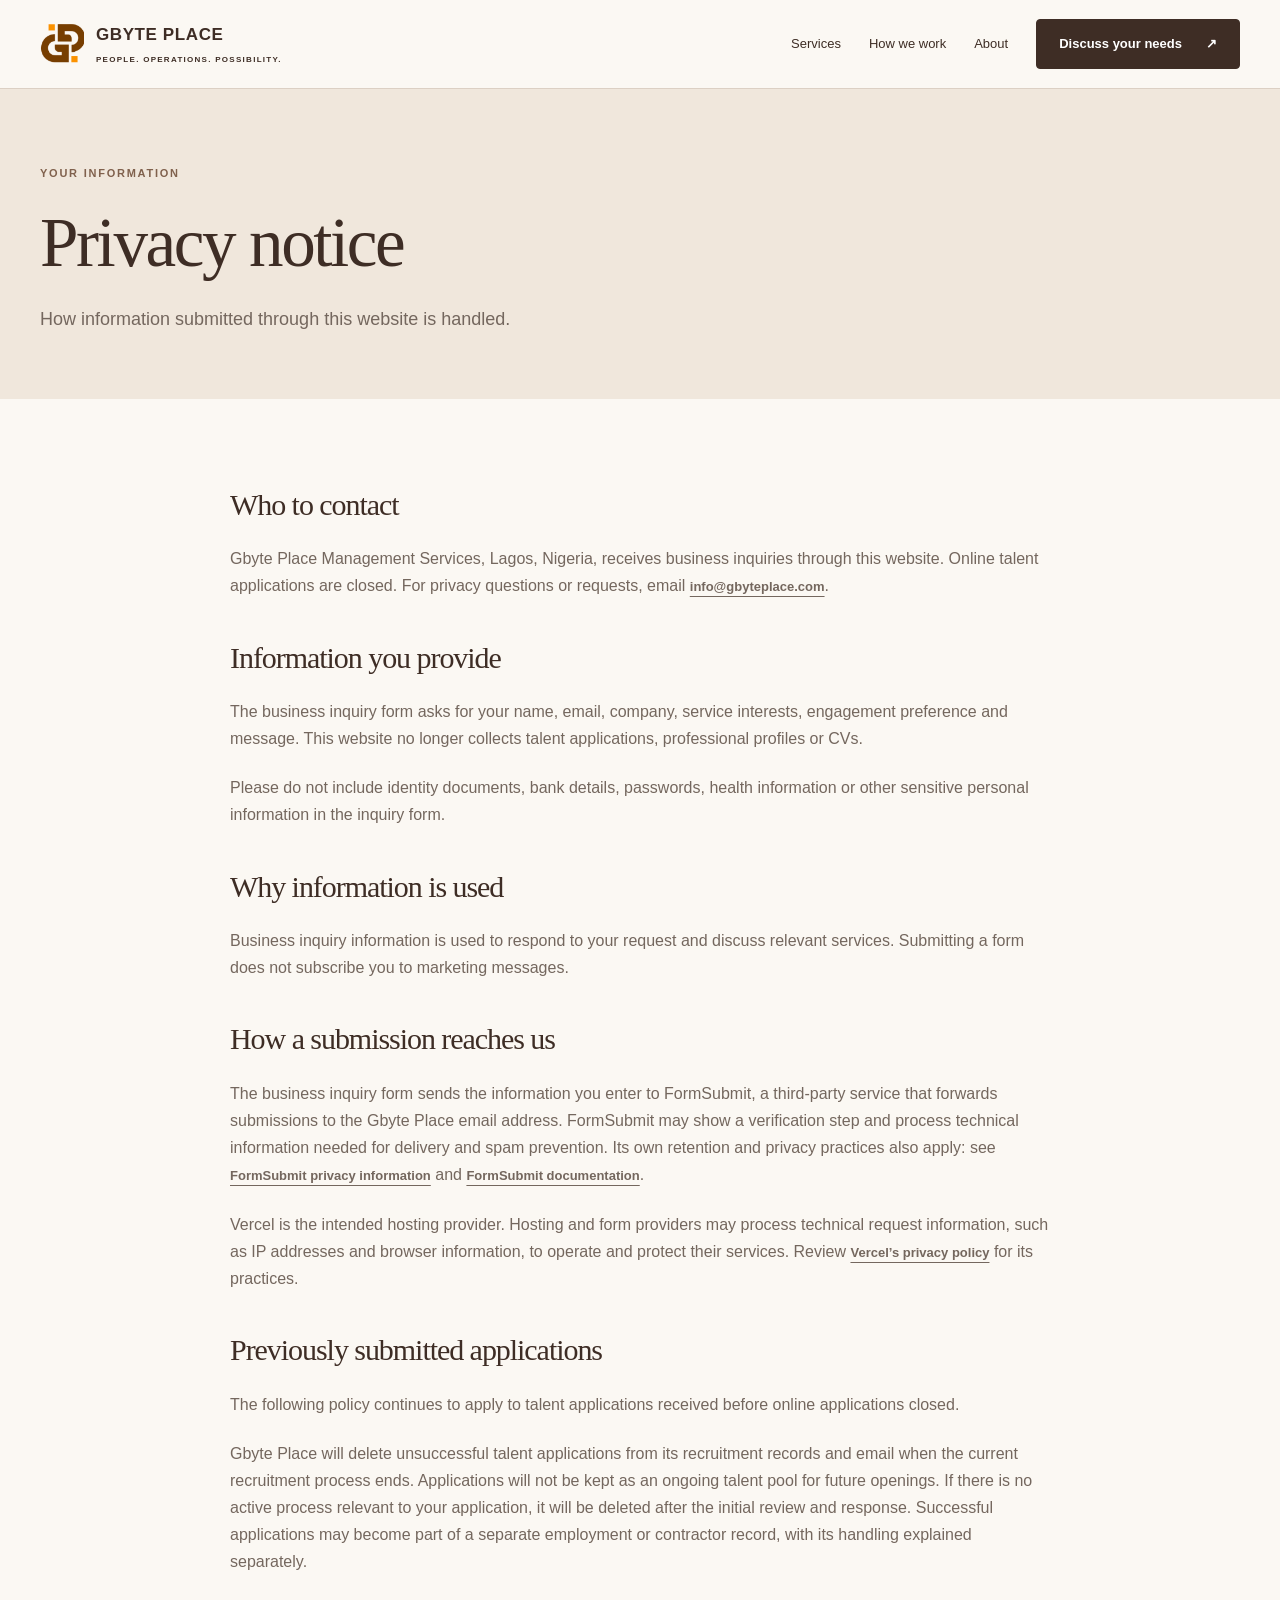
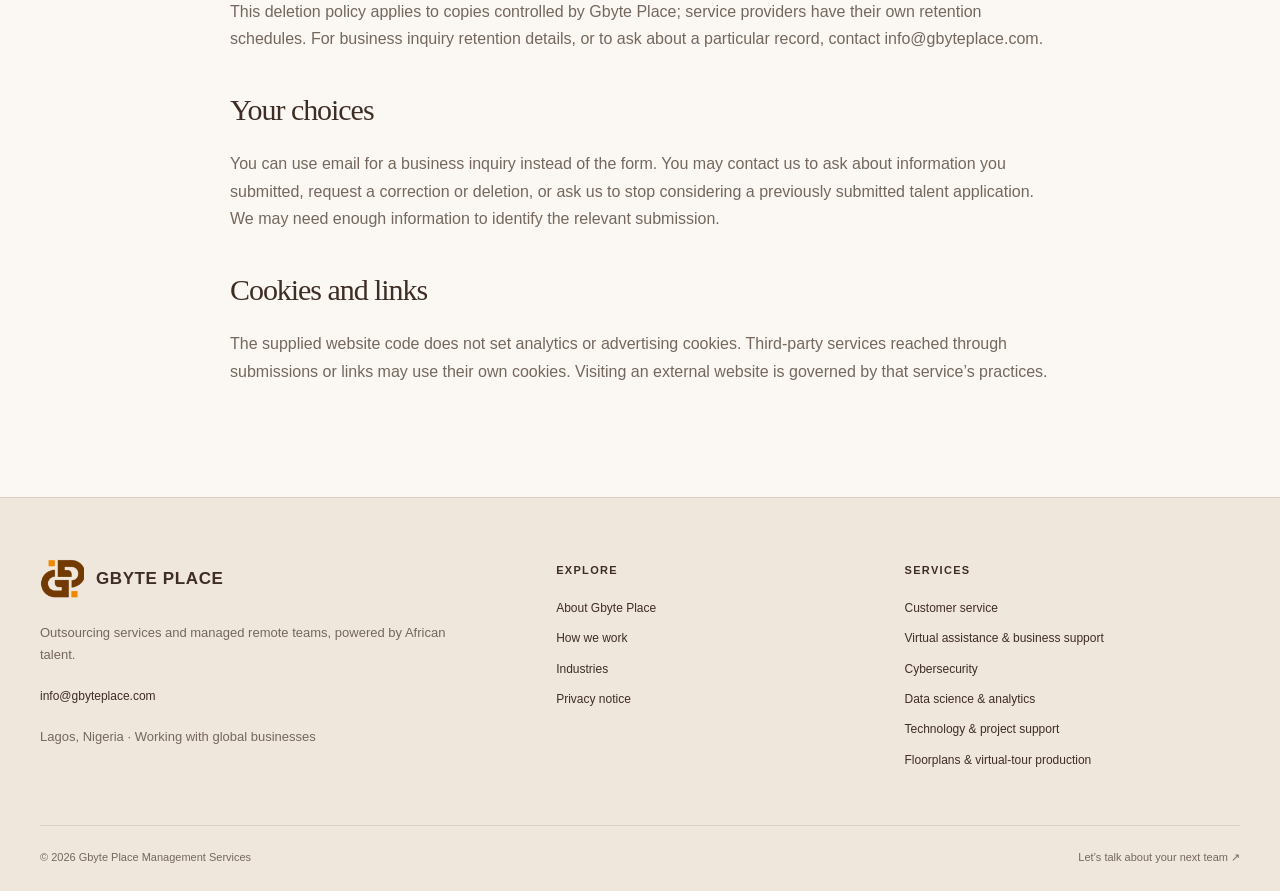
<file: privacy.html>
<!doctype html><html lang="en"><head><meta charset="utf-8"><meta name="viewport" content="width=device-width, initial-scale=1"><title>Privacy notice | GBYTE PLACE</title><meta name="description" content="How Gbyte Place uses information submitted through its business inquiry form."><meta name="theme-color" content="#3e2d25"><meta property="og:title" content="Privacy notice | GBYTE PLACE"><meta property="og:description" content="How Gbyte Place uses information submitted through its business inquiry form."><meta property="og:type" content="website"><link rel="icon" href="assets/gbyte-logo-mark.png"><link rel="stylesheet" href="assets/styles.css"><link rel="canonical" href="https://www.gbyteplace.com/privacy.html"><meta property="og:url" content="https://www.gbyteplace.com/privacy.html"><meta property="og:image" content="https://www.gbyteplace.com/assets/social-preview.png"><meta property="og:image:width" content="1200"><meta property="og:image:height" content="630"><meta property="og:image:alt" content="Gbyte Place — People. Operations. Possibility."><meta name="twitter:card" content="summary_large_image"></head><body><a class="skip" href="#main">Skip to content</a><header><div class="wrap nav"><a class="brand" href="index.html" aria-label="Gbyte Place home"><img src="assets/gbyte-logo-mark.png" alt="" width="44" height="44"><span>GBYTE PLACE<small>PEOPLE. OPERATIONS. POSSIBILITY.</small></span></a><button class="menu" type="button" aria-controls="navigation" aria-expanded="false" aria-label="Open menu">☰</button><nav id="navigation" aria-label="Main navigation"><a href="services.html" >Services</a><a href="how-it-works.html" >How we work</a><a href="about.html" >About</a><a class="button" href="contact.html">Discuss your needs <span aria-hidden="true">↗</span></a></nav></div></header><main id="main"><section class="page-hero"><div class="wrap"><p class="eyebrow">Your information</p><h1>Privacy notice</h1><p class="lead">How information submitted through this website is handled.</p></div></section><section class="section"><div class="wrap reading"><h2>Who to contact</h2><p>Gbyte Place Management Services, Lagos, Nigeria, receives business inquiries through this website. Online talent applications are closed. For privacy questions or requests, email <a class="text-link" href="mailto:info@gbyteplace.com">info@gbyteplace.com</a>.</p><h2>Information you provide</h2><p>The business inquiry form asks for your name, email, company, service interests, engagement preference and message. This website no longer collects talent applications, professional profiles or CVs.</p><p>Please do not include identity documents, bank details, passwords, health information or other sensitive personal information in the inquiry form.</p><h2>Why information is used</h2><p>Business inquiry information is used to respond to your request and discuss relevant services. Submitting a form does not subscribe you to marketing messages.</p><h2>How a submission reaches us</h2><p>The business inquiry form sends the information you enter to FormSubmit, a third-party service that forwards submissions to the Gbyte Place email address. FormSubmit may show a verification step and process technical information needed for delivery and spam prevention. Its own retention and privacy practices also apply: see <a class="text-link" href="https://formsubmit.co/privacy.pdf">FormSubmit privacy information</a> and <a class="text-link" href="https://formsubmit.co/documentation">FormSubmit documentation</a>.</p><p>Vercel is the intended hosting provider. Hosting and form providers may process technical request information, such as IP addresses and browser information, to operate and protect their services. Review <a class="text-link" href="https://vercel.com/legal/privacy-policy">Vercel’s privacy policy</a> for its practices.</p><h2>Previously submitted applications</h2><p>The following policy continues to apply to talent applications received before online applications closed.</p><p>Gbyte Place will delete unsuccessful talent applications from its recruitment records and email when the current recruitment process ends. Applications will not be kept as an ongoing talent pool for future openings. If there is no active process relevant to your application, it will be deleted after the initial review and response. Successful applications may become part of a separate employment or contractor record, with its handling explained separately.</p><p>This deletion policy applies to copies controlled by Gbyte Place; service providers have their own retention schedules. For business inquiry retention details, or to ask about a particular record, contact info@gbyteplace.com.</p><h2>Your choices</h2><p>You can use email for a business inquiry instead of the form. You may contact us to ask about information you submitted, request a correction or deletion, or ask us to stop considering a previously submitted talent application. We may need enough information to identify the relevant submission.</p><h2>Cookies and links</h2><p>The supplied website code does not set analytics or advertising cookies. Third-party services reached through submissions or links may use their own cookies. Visiting an external website is governed by that service’s practices.</p></div></section></main><footer><div class="wrap footer-grid"><div><a class="brand" href="index.html"><img src="assets/gbyte-logo-mark.png" alt="" width="44" height="44"><span>GBYTE PLACE</span></a><p>Outsourcing services and managed remote teams, powered by African talent.</p><a href="mailto:info@gbyteplace.com">info@gbyteplace.com</a><p>Lagos, Nigeria · Working with global businesses</p></div><div><h3>Explore</h3><a href="about.html">About Gbyte Place</a><a href="how-it-works.html">How we work</a><a href="industries.html">Industries</a><a href="privacy.html">Privacy notice</a></div><div><h3>Services</h3><a href="services.html#customer-service">Customer service</a><a href="services.html#virtual-assistance">Virtual assistance & business support</a><a href="services.html#cybersecurity">Cybersecurity</a><a href="services.html#data-analytics">Data science & analytics</a><a href="services.html#technology">Technology & project support</a><a href="services.html#property-production">Floorplans & virtual-tour production</a></div></div><div class="wrap bottom"><span>© 2026 Gbyte Place Management Services</span><a href="contact.html">Let’s talk about your next team ↗</a></div></footer><script src="assets/script.js" defer></script></body></html>
</file>
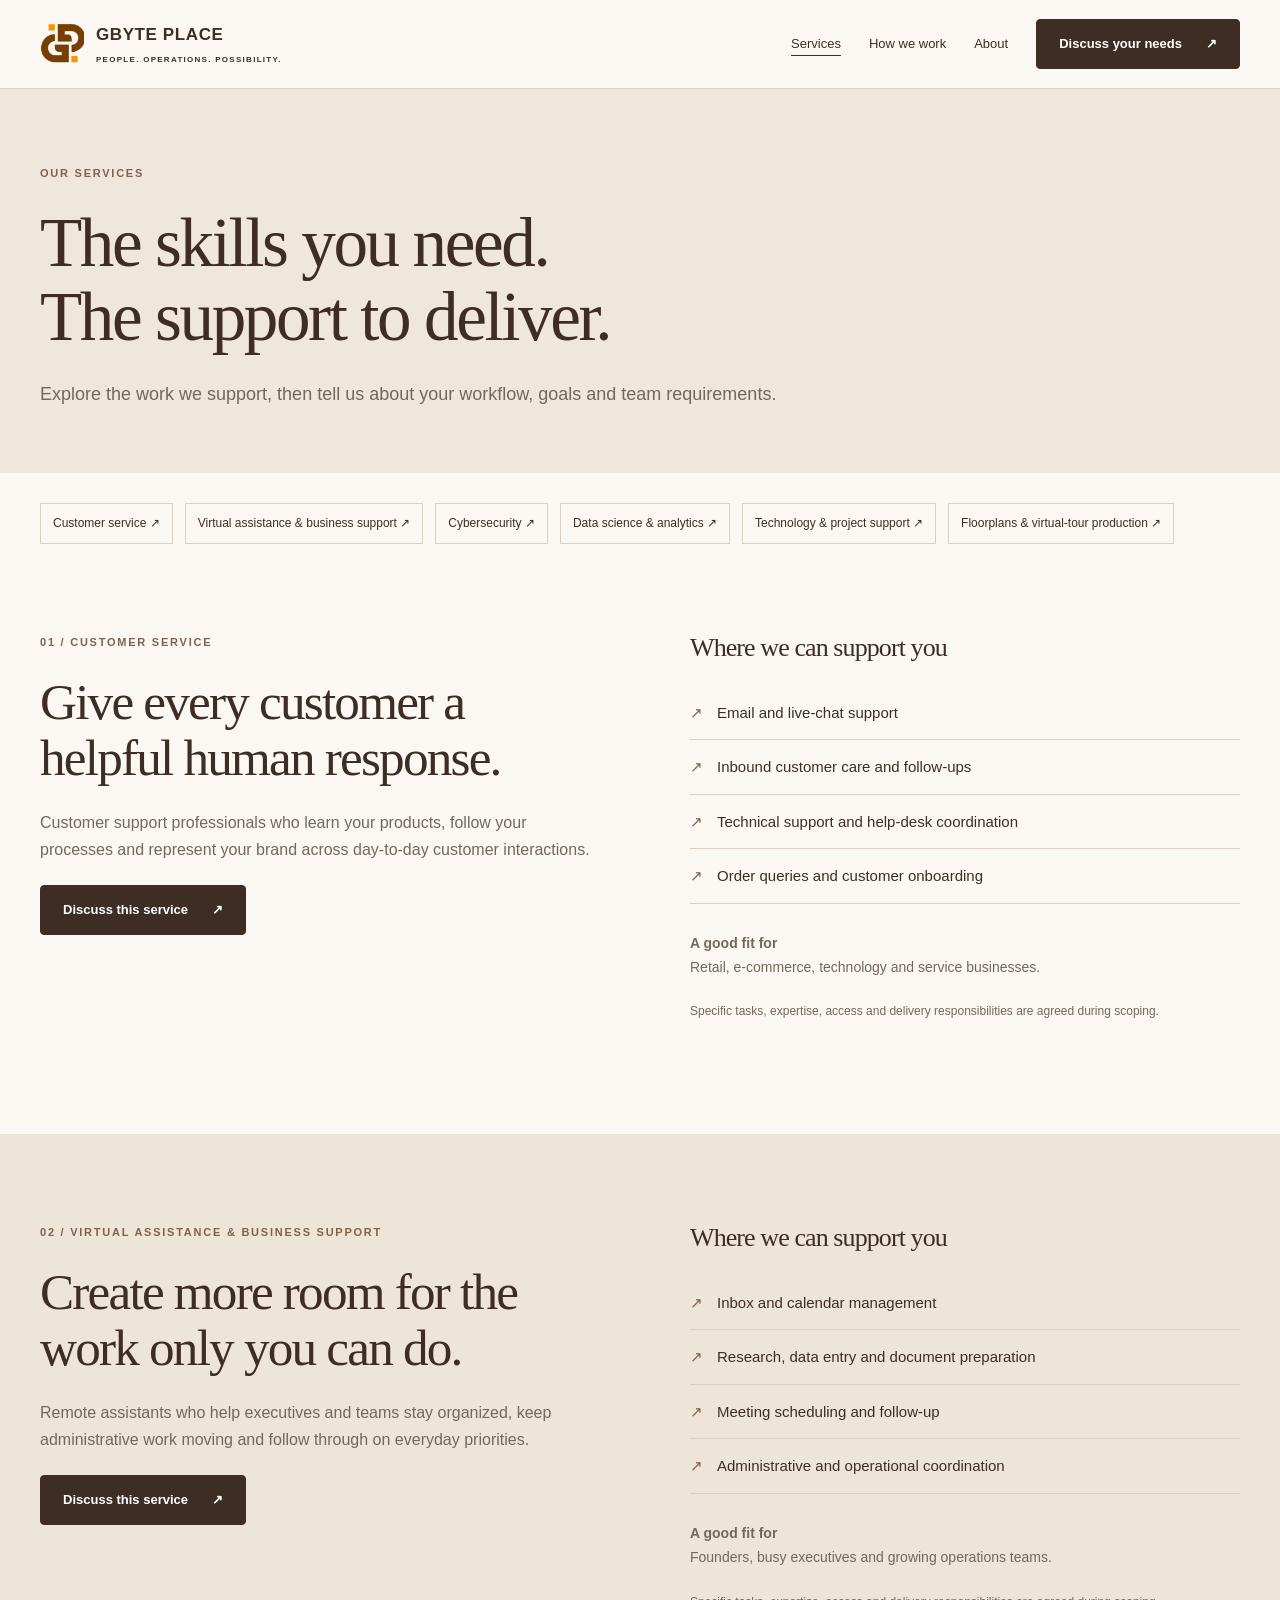
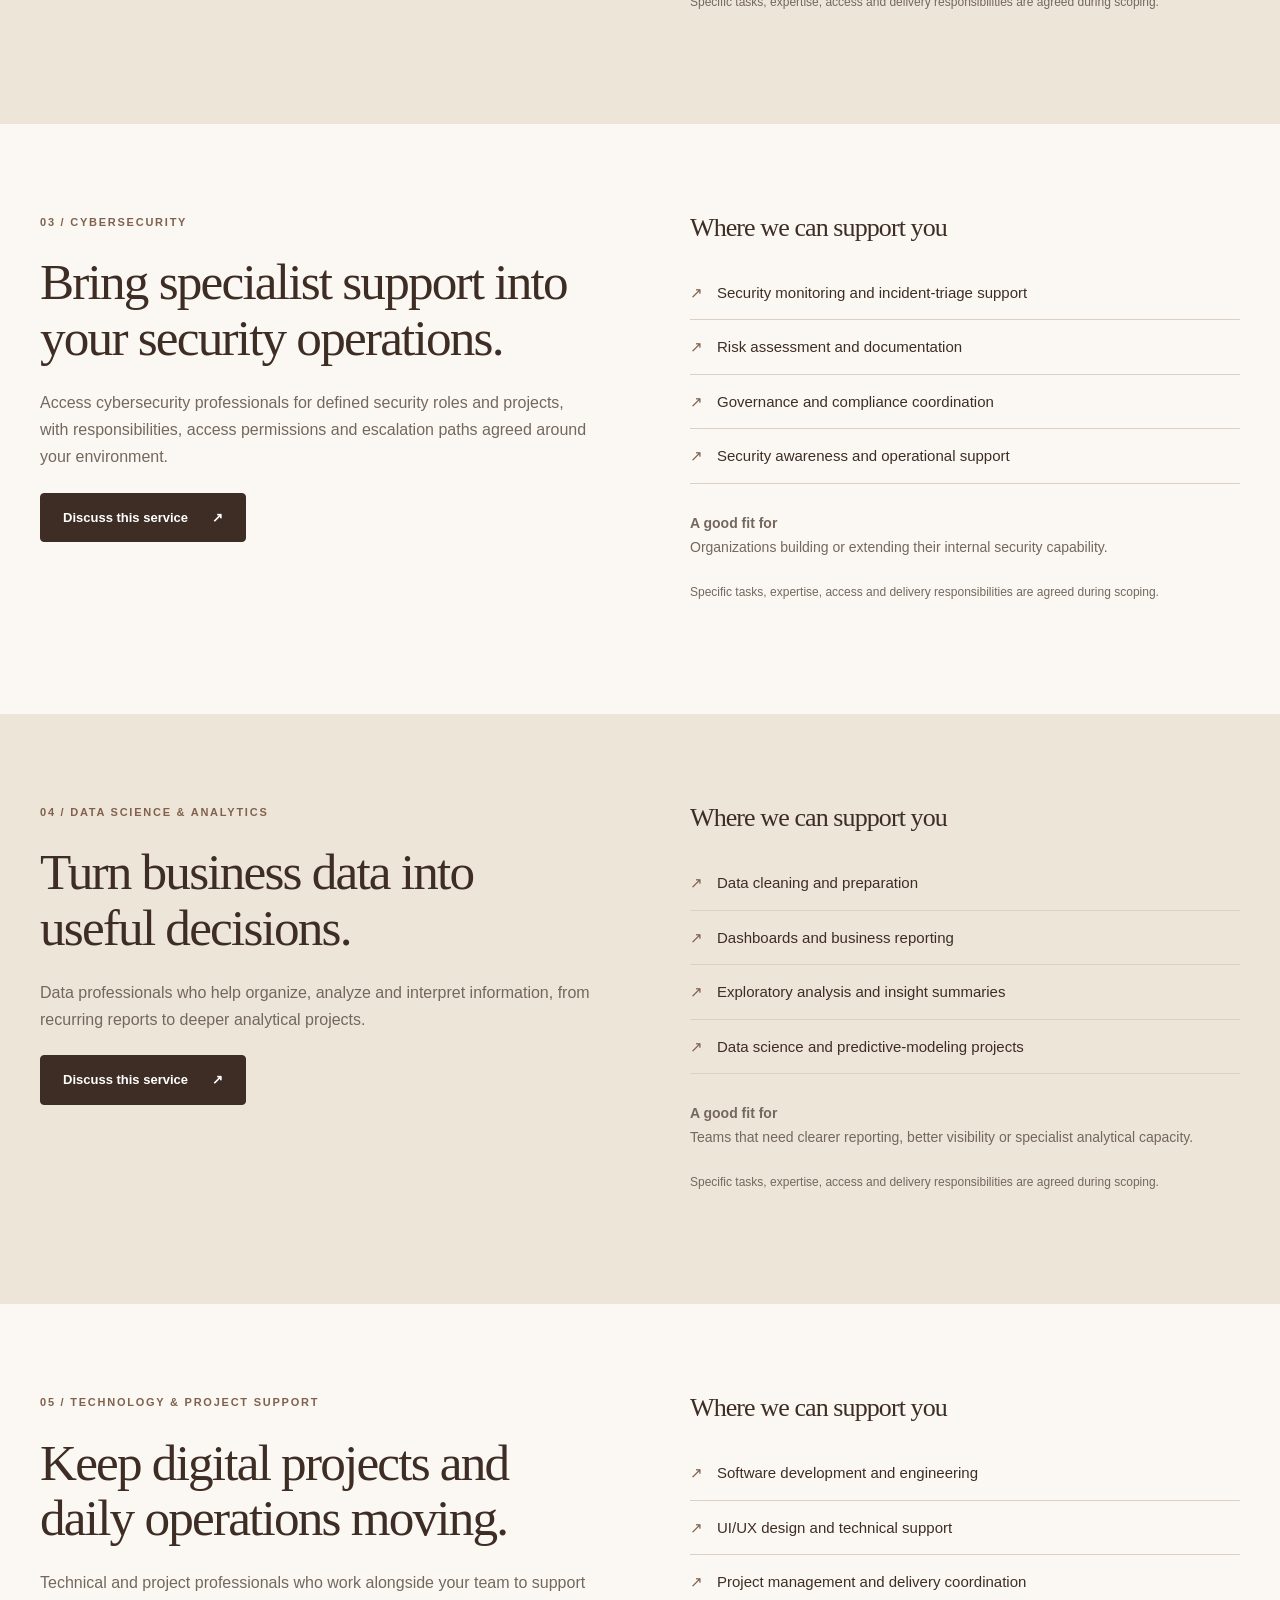
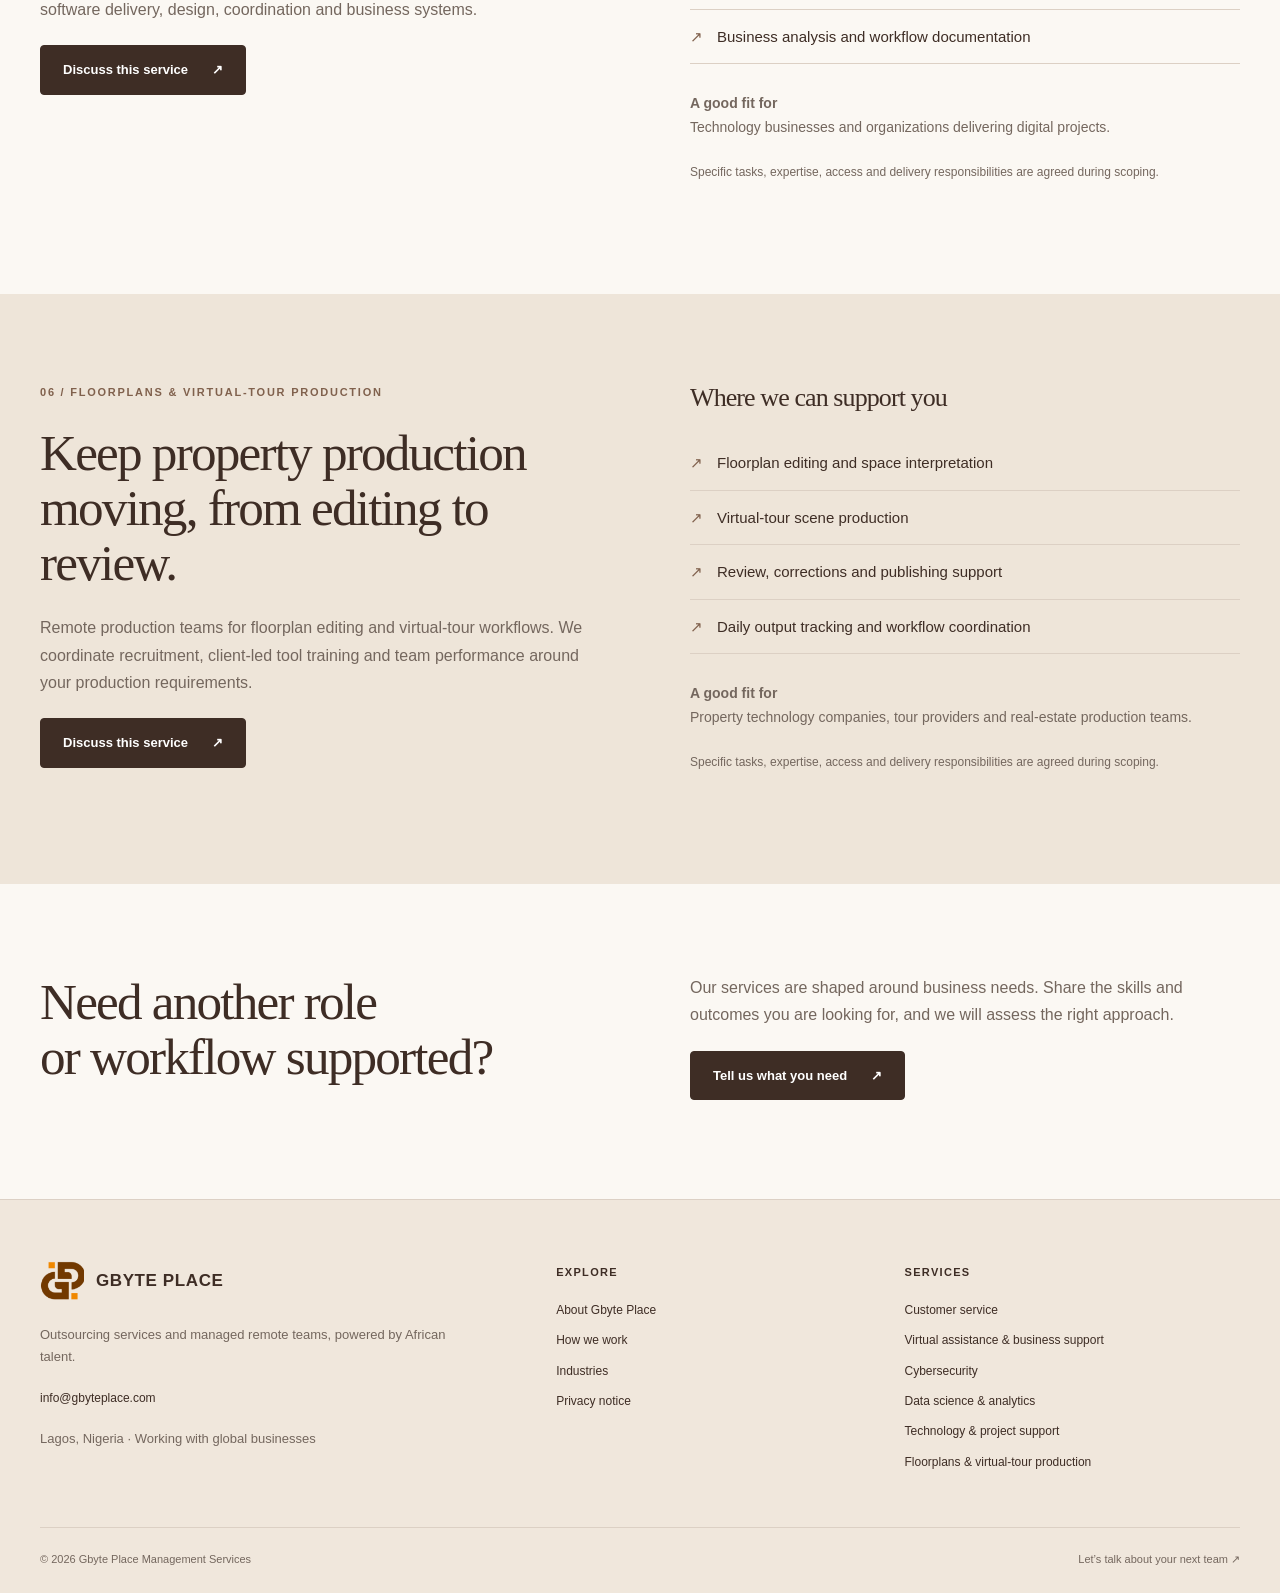
<file: services.html>
<!doctype html><html lang="en"><head><meta charset="utf-8"><meta name="viewport" content="width=device-width, initial-scale=1"><title>Our services | GBYTE PLACE</title><meta name="description" content="Explore customer service, virtual assistance, cybersecurity, data science and analytics, technology and floorplan and virtual-tour outsourcing."><meta name="theme-color" content="#3e2d25"><meta property="og:title" content="Our services | GBYTE PLACE"><meta property="og:description" content="Explore customer service, virtual assistance, cybersecurity, data science and analytics, technology and floorplan and virtual-tour outsourcing."><meta property="og:type" content="website"><link rel="icon" href="assets/gbyte-logo-mark.png"><link rel="stylesheet" href="assets/styles.css"><link rel="canonical" href="https://www.gbyteplace.com/services.html"><meta property="og:url" content="https://www.gbyteplace.com/services.html"><meta property="og:image" content="https://www.gbyteplace.com/assets/social-preview.png"><meta property="og:image:width" content="1200"><meta property="og:image:height" content="630"><meta property="og:image:alt" content="Gbyte Place — People. Operations. Possibility."><meta name="twitter:card" content="summary_large_image"></head><body><a class="skip" href="#main">Skip to content</a><header><div class="wrap nav"><a class="brand" href="index.html" aria-label="Gbyte Place home"><img src="assets/gbyte-logo-mark.png" alt="" width="44" height="44"><span>GBYTE PLACE<small>PEOPLE. OPERATIONS. POSSIBILITY.</small></span></a><button class="menu" type="button" aria-controls="navigation" aria-expanded="false" aria-label="Open menu">☰</button><nav id="navigation" aria-label="Main navigation"><a href="services.html" aria-current="page">Services</a><a href="how-it-works.html" >How we work</a><a href="about.html" >About</a><a class="button" href="contact.html">Discuss your needs <span aria-hidden="true">↗</span></a></nav></div></header><main id="main"><section class="page-hero"><div class="wrap"><p class="eyebrow">Our services</p><h1>The skills you need.<br>The support to deliver.</h1><p class="lead">Explore the work we support, then tell us about your workflow, goals and team requirements.</p></div></section><nav class="wrap service-jumps" aria-label="Service areas"><a href="#customer-service">Customer service ↗</a><a href="#virtual-assistance">Virtual assistance & business support ↗</a><a href="#cybersecurity">Cybersecurity ↗</a><a href="#data-analytics">Data science & analytics ↗</a><a href="#technology">Technology & project support ↗</a><a href="#property-production">Floorplans & virtual-tour production ↗</a></nav><section id="customer-service" class="section service-detail "><div class="wrap split"><div><p class="eyebrow">01 / Customer service</p><h2>Give every customer a helpful human response.</h2><p>Customer support professionals who learn your products, follow your processes and represent your brand across day-to-day customer interactions.</p><a class="button" href="contact.html?service=customer-service">Discuss this service <span aria-hidden="true">↗</span></a></div><div><h3>Where we can support you</h3><ul class="scope-list"><li>Email and live-chat support</li><li>Inbound customer care and follow-ups</li><li>Technical support and help-desk coordination</li><li>Order queries and customer onboarding</li></ul><p class="fit"><strong>A good fit for</strong><br>Retail, e-commerce, technology and service businesses.</p><p class="micro">Specific tasks, expertise, access and delivery responsibilities are agreed during scoping.</p></div></div></section><section id="virtual-assistance" class="section service-detail tint"><div class="wrap split"><div><p class="eyebrow">02 / Virtual assistance & business support</p><h2>Create more room for the work only you can do.</h2><p>Remote assistants who help executives and teams stay organized, keep administrative work moving and follow through on everyday priorities.</p><a class="button" href="contact.html?service=virtual-assistance">Discuss this service <span aria-hidden="true">↗</span></a></div><div><h3>Where we can support you</h3><ul class="scope-list"><li>Inbox and calendar management</li><li>Research, data entry and document preparation</li><li>Meeting scheduling and follow-up</li><li>Administrative and operational coordination</li></ul><p class="fit"><strong>A good fit for</strong><br>Founders, busy executives and growing operations teams.</p><p class="micro">Specific tasks, expertise, access and delivery responsibilities are agreed during scoping.</p></div></div></section><section id="cybersecurity" class="section service-detail "><div class="wrap split"><div><p class="eyebrow">03 / Cybersecurity</p><h2>Bring specialist support into your security operations.</h2><p>Access cybersecurity professionals for defined security roles and projects, with responsibilities, access permissions and escalation paths agreed around your environment.</p><a class="button" href="contact.html?service=cybersecurity">Discuss this service <span aria-hidden="true">↗</span></a></div><div><h3>Where we can support you</h3><ul class="scope-list"><li>Security monitoring and incident-triage support</li><li>Risk assessment and documentation</li><li>Governance and compliance coordination</li><li>Security awareness and operational support</li></ul><p class="fit"><strong>A good fit for</strong><br>Organizations building or extending their internal security capability.</p><p class="micro">Specific tasks, expertise, access and delivery responsibilities are agreed during scoping.</p></div></div></section><section id="data-analytics" class="section service-detail tint"><div class="wrap split"><div><p class="eyebrow">04 / Data science & analytics</p><h2>Turn business data into useful decisions.</h2><p>Data professionals who help organize, analyze and interpret information, from recurring reports to deeper analytical projects.</p><a class="button" href="contact.html?service=data-analytics">Discuss this service <span aria-hidden="true">↗</span></a></div><div><h3>Where we can support you</h3><ul class="scope-list"><li>Data cleaning and preparation</li><li>Dashboards and business reporting</li><li>Exploratory analysis and insight summaries</li><li>Data science and predictive-modeling projects</li></ul><p class="fit"><strong>A good fit for</strong><br>Teams that need clearer reporting, better visibility or specialist analytical capacity.</p><p class="micro">Specific tasks, expertise, access and delivery responsibilities are agreed during scoping.</p></div></div></section><section id="technology" class="section service-detail "><div class="wrap split"><div><p class="eyebrow">05 / Technology & project support</p><h2>Keep digital projects and daily operations moving.</h2><p>Technical and project professionals who work alongside your team to support software delivery, design, coordination and business systems.</p><a class="button" href="contact.html?service=technology">Discuss this service <span aria-hidden="true">↗</span></a></div><div><h3>Where we can support you</h3><ul class="scope-list"><li>Software development and engineering</li><li>UI/UX design and technical support</li><li>Project management and delivery coordination</li><li>Business analysis and workflow documentation</li></ul><p class="fit"><strong>A good fit for</strong><br>Technology businesses and organizations delivering digital projects.</p><p class="micro">Specific tasks, expertise, access and delivery responsibilities are agreed during scoping.</p></div></div></section><section id="property-production" class="section service-detail tint"><div class="wrap split"><div><p class="eyebrow">06 / Floorplans & virtual-tour production</p><h2>Keep property production moving, from editing to review.</h2><p>Remote production teams for floorplan editing and virtual-tour workflows. We coordinate recruitment, client-led tool training and team performance around your production requirements.</p><a class="button" href="contact.html?service=property-production">Discuss this service <span aria-hidden="true">↗</span></a></div><div><h3>Where we can support you</h3><ul class="scope-list"><li>Floorplan editing and space interpretation</li><li>Virtual-tour scene production</li><li>Review, corrections and publishing support</li><li>Daily output tracking and workflow coordination</li></ul><p class="fit"><strong>A good fit for</strong><br>Property technology companies, tour providers and real-estate production teams.</p><p class="micro">Specific tasks, expertise, access and delivery responsibilities are agreed during scoping.</p></div></div></section><section class="section"><div class="wrap split"><h2>Need another role<br>or workflow supported?</h2><div><p>Our services are shaped around business needs. Share the skills and outcomes you are looking for, and we will assess the right approach.</p><a class="button" href="contact.html">Tell us what you need <span aria-hidden="true">↗</span></a></div></div></section></main><footer><div class="wrap footer-grid"><div><a class="brand" href="index.html"><img src="assets/gbyte-logo-mark.png" alt="" width="44" height="44"><span>GBYTE PLACE</span></a><p>Outsourcing services and managed remote teams, powered by African talent.</p><a href="mailto:info@gbyteplace.com">info@gbyteplace.com</a><p>Lagos, Nigeria · Working with global businesses</p></div><div><h3>Explore</h3><a href="about.html">About Gbyte Place</a><a href="how-it-works.html">How we work</a><a href="industries.html">Industries</a><a href="privacy.html">Privacy notice</a></div><div><h3>Services</h3><a href="services.html#customer-service">Customer service</a><a href="services.html#virtual-assistance">Virtual assistance & business support</a><a href="services.html#cybersecurity">Cybersecurity</a><a href="services.html#data-analytics">Data science & analytics</a><a href="services.html#technology">Technology & project support</a><a href="services.html#property-production">Floorplans & virtual-tour production</a></div></div><div class="wrap bottom"><span>© 2026 Gbyte Place Management Services</span><a href="contact.html">Let’s talk about your next team ↗</a></div></footer><script src="assets/script.js" defer></script></body></html>
</file>
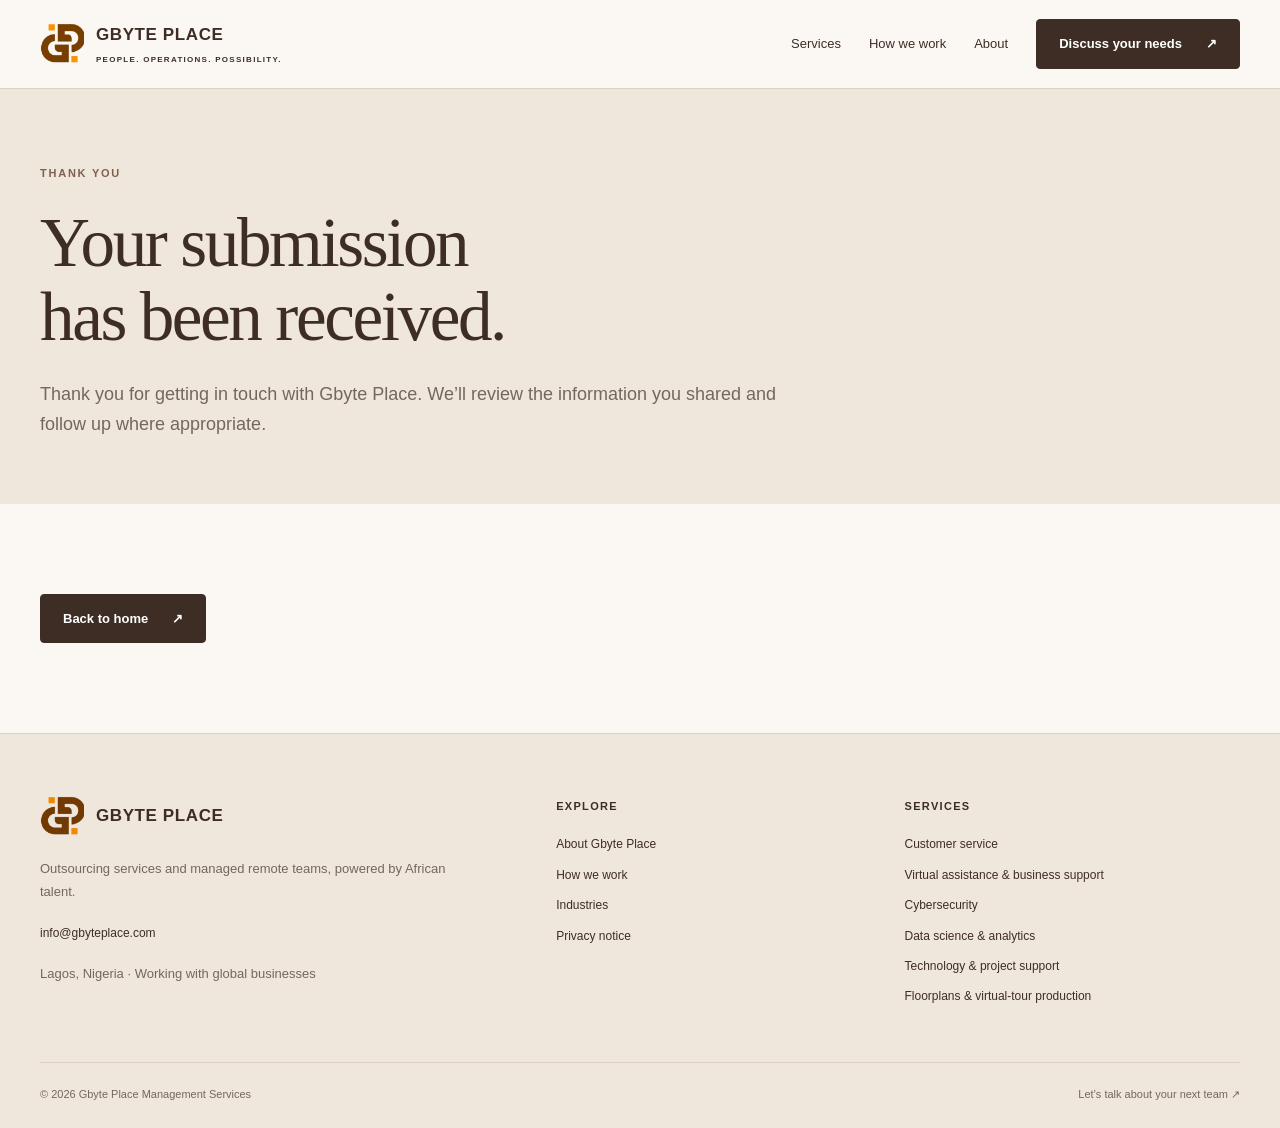
<file: thank-you.html>
<!doctype html><html lang="en"><head><meta charset="utf-8"><meta name="viewport" content="width=device-width, initial-scale=1"><title>Thank you | GBYTE PLACE</title><meta name="description" content="Your next step after contacting Gbyte Place."><meta name="theme-color" content="#3e2d25"><meta property="og:title" content="Thank you | GBYTE PLACE"><meta property="og:description" content="Your next step after contacting Gbyte Place."><meta property="og:type" content="website"><link rel="icon" href="assets/gbyte-logo-mark.png"><link rel="stylesheet" href="assets/styles.css"><link rel="canonical" href="https://www.gbyteplace.com/thank-you.html"><meta property="og:url" content="https://www.gbyteplace.com/thank-you.html"><meta property="og:image" content="https://www.gbyteplace.com/assets/social-preview.png"><meta property="og:image:width" content="1200"><meta property="og:image:height" content="630"><meta property="og:image:alt" content="Gbyte Place — People. Operations. Possibility."><meta name="twitter:card" content="summary_large_image"><meta name="robots" content="noindex, follow"></head><body><a class="skip" href="#main">Skip to content</a><header><div class="wrap nav"><a class="brand" href="index.html" aria-label="Gbyte Place home"><img src="assets/gbyte-logo-mark.png" alt="" width="44" height="44"><span>GBYTE PLACE<small>PEOPLE. OPERATIONS. POSSIBILITY.</small></span></a><button class="menu" type="button" aria-controls="navigation" aria-expanded="false" aria-label="Open menu">☰</button><nav id="navigation" aria-label="Main navigation"><a href="services.html" >Services</a><a href="how-it-works.html" >How we work</a><a href="about.html" >About</a><a class="button" href="contact.html">Discuss your needs <span aria-hidden="true">↗</span></a></nav></div></header><main id="main"><section class="page-hero"><div class="wrap"><p class="eyebrow">Thank you</p><h1>Your submission<br>has been received.</h1><p class="lead">Thank you for getting in touch with Gbyte Place. We’ll review the information you shared and follow up where appropriate.</p></div></section><section class="section"><div class="wrap"><a class="button" href="index.html">Back to home <span aria-hidden="true">↗</span></a></div></section></main><footer><div class="wrap footer-grid"><div><a class="brand" href="index.html"><img src="assets/gbyte-logo-mark.png" alt="" width="44" height="44"><span>GBYTE PLACE</span></a><p>Outsourcing services and managed remote teams, powered by African talent.</p><a href="mailto:info@gbyteplace.com">info@gbyteplace.com</a><p>Lagos, Nigeria · Working with global businesses</p></div><div><h3>Explore</h3><a href="about.html">About Gbyte Place</a><a href="how-it-works.html">How we work</a><a href="industries.html">Industries</a><a href="privacy.html">Privacy notice</a></div><div><h3>Services</h3><a href="services.html#customer-service">Customer service</a><a href="services.html#virtual-assistance">Virtual assistance & business support</a><a href="services.html#cybersecurity">Cybersecurity</a><a href="services.html#data-analytics">Data science & analytics</a><a href="services.html#technology">Technology & project support</a><a href="services.html#property-production">Floorplans & virtual-tour production</a></div></div><div class="wrap bottom"><span>© 2026 Gbyte Place Management Services</span><a href="contact.html">Let’s talk about your next team ↗</a></div></footer><script src="assets/script.js" defer></script></body></html>
</file>
<file: assets/styles.css>
:root{--ink:#3e2d25;--muted:#74675e;--paper:#fbf8f3;--sand:#eee5d9;--line:#dcd0c4;--accent:#80614d}*{box-sizing:border-box}html{scroll-behavior:smooth;scroll-padding-top:110px}body{margin:0;background:var(--paper);color:var(--ink);font:16px/1.7 Arial,sans-serif}a{color:inherit;text-decoration:none}p{color:var(--muted);margin:0 0 22px}h1,h2,h3{font-family:Georgia,serif;font-weight:400;line-height:1.08;letter-spacing:-.035em;margin:0 0 24px}h1{font-size:clamp(42px,5.4vw,76px)}h2{font-size:clamp(34px,4vw,54px)}h3{font-size:26px}em{color:var(--accent);font-weight:400}.wrap{width:min(1200px,calc(100% - 80px));margin:auto}.eyebrow{font:700 11px/1.5 Arial,sans-serif;letter-spacing:.16em;text-transform:uppercase;color:var(--accent);margin-bottom:24px}.lead{font-size:18px;line-height:1.7;max-width:740px}.micro{font-size:12px}.button{display:inline-flex;align-items:center;justify-content:center;gap:24px;padding:14px 22px;border:1px solid var(--ink);background:var(--ink);color:white;font:600 13px/1.5 Arial,sans-serif;border-radius:4px;cursor:pointer;transition:background .2s}.button:hover{background:#634c3e}.button.light{background:var(--paper);color:var(--ink);border-color:var(--paper)}.actions{display:flex;flex-wrap:wrap;gap:12px;margin:30px 0}.actions .button+ .button{background:transparent;color:var(--ink)}header{position:sticky;top:0;z-index:10;border-bottom:1px solid var(--line);background:rgba(251,248,243,.97)}.nav{display:flex;align-items:center;justify-content:space-between;min-height:88px;gap:20px}.brand{display:flex;align-items:center;gap:12px;font-weight:700;font-size:17px;letter-spacing:.035em}.brand img{width:44px;height:44px;object-fit:contain;mix-blend-mode:multiply}.brand small{display:block;font-size:8px;letter-spacing:.16em;margin-top:3px}nav{display:flex;align-items:center;gap:28px;font-size:13px}nav a[aria-current]{text-decoration:underline;text-underline-offset:7px}.menu{display:none}.skip{position:absolute;left:12px;top:-70px;z-index:20;background:white;padding:12px}.skip:focus{top:12px}:focus-visible{outline:3px solid #9b643d;outline-offset:5px}.home-hero{padding:86px 0 80px;background:linear-gradient(110deg,var(--paper) 55%,#f1e7da)}.hero-grid{display:grid;grid-template-columns:1.3fr 1fr;gap:68px;align-items:center}.delivery-map{background:#e8dbca;border:1px solid #d0beaa;border-radius:160px 160px 8px 8px;padding:50px 24px 24px;text-align:center;position:relative;box-shadow:18px 18px 0 #f2ebe1}.map-caption{font-size:9px;letter-spacing:.13em}.map-top{display:flex;flex-direction:column;align-items:center;margin:28px 0 22px}.map-top>span:first-child{font-size:13px}.connection{font-size:25px;color:var(--accent);margin:5px}.map-top strong{font:400 32px Georgia,serif}.map-top small{font-size:11px;color:var(--muted);margin-top:8px}.map-branches{display:grid;grid-template-columns:repeat(3,1fr);gap:8px;padding-top:20px;border-top:1px solid #b79d87}.map-branches span{padding:16px 4px;background:var(--paper);font-size:12px;border-radius:4px}.map-bottom{display:flex;justify-content:space-between;border-top:1px solid #b79d87;margin-top:26px;padding-top:18px;font-size:10px}.delivery-map p{font-family:Georgia,serif;font-size:22px;line-height:1.3;color:var(--ink);margin:24px 0 0}.service-strip{border-block:1px solid var(--line);padding:22px 0;font-size:12px;letter-spacing:.025em}.service-strip .wrap{display:flex;justify-content:space-between;gap:12px;flex-wrap:wrap}.service-strip span{color:#b1957f}.section{padding:90px 0}.section-heading{display:grid;grid-template-columns:1.2fr 1fr;gap:90px;align-items:end;margin-bottom:40px}.section-heading h2{margin-bottom:0}.section-heading p:last-child{max-width:430px}.service-grid{display:grid;grid-template-columns:repeat(3,1fr);gap:18px}.service-card{display:flex;flex-direction:column;padding:30px;background:#fffdf9;border:1px solid var(--line);border-radius:4px}.service-card:hover{border-color:var(--accent)}.service-card h3{margin-top:22px;font-size:27px}.service-card p{font-size:14px;flex:1}.number{font-size:11px;font-weight:700;letter-spacing:.12em;color:var(--accent)}.text-link{font-size:13px;font-weight:700;text-decoration:underline;text-underline-offset:5px}.split{display:grid;grid-template-columns:1fr 1fr;gap:100px}.tint{background:var(--sand)}.engagements article{padding:0 0 26px;margin-bottom:26px;border-bottom:1px solid #cabbac}.engagements h3{margin:8px 0 14px}.engagements p{margin:0}.step{display:flex;gap:22px;padding:25px 0;border-top:1px solid var(--line)}.step h3{font-size:24px;margin:0 0 10px}.step p{font-size:14px;margin:0}.dark,.cta{background:var(--ink);color:var(--paper)}.dark p,.cta p{color:#e1d2c5}.dark .eyebrow,.cta .eyebrow{color:#cfb59d}.cta{padding:70px 0}.cta h2{margin-bottom:0}.cta .split{align-items:center}details{padding:22px 0;border-bottom:1px solid var(--line)}summary{cursor:pointer;font-size:18px;font-family:Georgia,serif}details p{max-width:780px;margin:20px 0 0}.page-hero{padding:76px 0 64px;background:#f0e7dc}.page-hero h1{max-width:900px}.page-hero p:last-child{margin-bottom:0}.service-jumps{display:flex;flex-wrap:wrap;gap:12px;margin-top:30px}.service-jumps a{font-size:12px;padding:9px 12px;border:1px solid var(--line)}.scope-list{list-style:none;padding:0;margin:0 0 28px}.scope-list li{padding:14px 0;border-bottom:1px solid var(--line);font-size:15px}.scope-list li:before{content:'↗';margin-right:14px;color:var(--accent)}.fit{font-size:14px}.three,.four{display:grid;grid-template-columns:repeat(3,1fr);gap:30px;margin-top:40px}.four{grid-template-columns:repeat(4,1fr)}.three article,.four article{border-top:1px solid #bcaa97;padding-top:24px}.three p,.four p{font-size:14px}.card-title{font-size:30px}.contact-note{border-left:2px solid var(--accent);padding-left:22px;margin:40px 0}.contact-note h3{font-size:24px}form{background:#fffdf9;border:1px solid var(--line);padding:32px;border-radius:4px}.row{display:grid;grid-template-columns:1fr 1fr;gap:16px}label{display:block;font-size:12px;font-weight:700;margin-bottom:18px}input,select,textarea{display:block;width:100%;padding:12px;border:1px solid #c9b8a8;background:white;color:var(--ink);border-radius:3px;margin-top:8px;font:14px/1.5 Arial,sans-serif}textarea{resize:vertical}input[type=file]{font-size:12px}.optional{font-weight:400}.honey{position:absolute;left:-10000px}.service-detail{scroll-margin-top:88px}footer{background:#f0e7dc;padding:60px 0 24px;border-top:1px solid var(--line)}.footer-grid{display:grid;grid-template-columns:1.3fr .8fr 1fr;gap:80px}.footer-grid a:not(.brand){display:block;font-size:12px;margin-bottom:10px}.footer-grid p{font-size:13px;margin:20px 0}.footer-grid h3{font:700 11px Arial,sans-serif;letter-spacing:.12em;text-transform:uppercase;margin:6px 0 22px}.bottom{display:flex;justify-content:space-between;gap:20px;border-top:1px solid var(--line);margin-top:45px;padding-top:22px;font-size:11px;color:var(--muted)}
@media(max-width:1050px){.wrap{width:calc(100% - 48px)}nav{gap:16px}.brand{font-size:14px}.hero-grid{gap:36px}.split{gap:55px}.service-grid{grid-template-columns:repeat(2,1fr)}.four{grid-template-columns:repeat(2,1fr)}}
@media(max-width:820px){.menu{display:block;background:transparent;border:1px solid var(--line);padding:8px 12px;font-size:22px;color:var(--ink)}header nav{display:none;position:absolute;top:88px;left:0;width:100%;padding:24px;background:var(--paper);border-bottom:1px solid var(--line);flex-direction:column;align-items:stretch}header nav.open{display:flex}.hero-grid,.split,.section-heading{grid-template-columns:1fr;gap:40px}.delivery-map{max-width:440px;width:100%;margin:0 auto}.home-hero{padding:60px 0}.section{padding:64px 0}.three{grid-template-columns:1fr}.footer-grid{gap:30px;grid-template-columns:1.2fr 1fr}.footer-grid>div:first-child{grid-column:1/-1}.service-strip span{display:none}.service-strip .wrap{justify-content:flex-start;column-gap:20px}.section-heading{margin-bottom:28px}.section-heading p:last-child{max-width:none}}
@media(max-width:520px){.wrap{width:calc(100% - 36px)}h1{font-size:43px}h2{font-size:35px}.lead{font-size:16px}.service-grid,.four,.row{grid-template-columns:1fr}.page-hero{padding:52px 0}.service-card{padding:25px}.bottom{flex-direction:column}.actions{flex-direction:column;align-items:stretch}.map-branches span{font-size:11px}.delivery-map{padding:48px 18px 24px}.footer-grid{gap:22px}form{padding:22px}.service-jumps{gap:8px}.service-jumps a{font-size:11px}.brand small{font-size:7px}.brand{font-size:14px}}
@media(prefers-reduced-motion:reduce){html{scroll-behavior:auto}*{transition:none!important}}

/* Keep navigation usable until its event handlers are ready. */
.reading{max-width:820px}.reading h2{font-size:30px;margin-top:42px}.reading h2:first-child{margin-top:0}.reading a{overflow-wrap:anywhere}.micro .text-link{font-size:inherit}
@media(max-width:820px){
  .menu{display:none}
  .nav{flex-wrap:wrap;padding-block:18px}
  header nav{display:flex;position:static;width:100%;padding:12px 0 0;border:0;gap:16px}
  html:not(.nav-ready) header{position:static}
  .nav-ready .menu{display:block}
  .nav-ready .nav{flex-wrap:nowrap;padding-block:0}
  .nav-ready header nav{display:none;position:absolute;top:100%;left:0;width:100%;padding:24px;border-bottom:1px solid var(--line)}
  .nav-ready header nav.open{display:flex}
}
</file>
